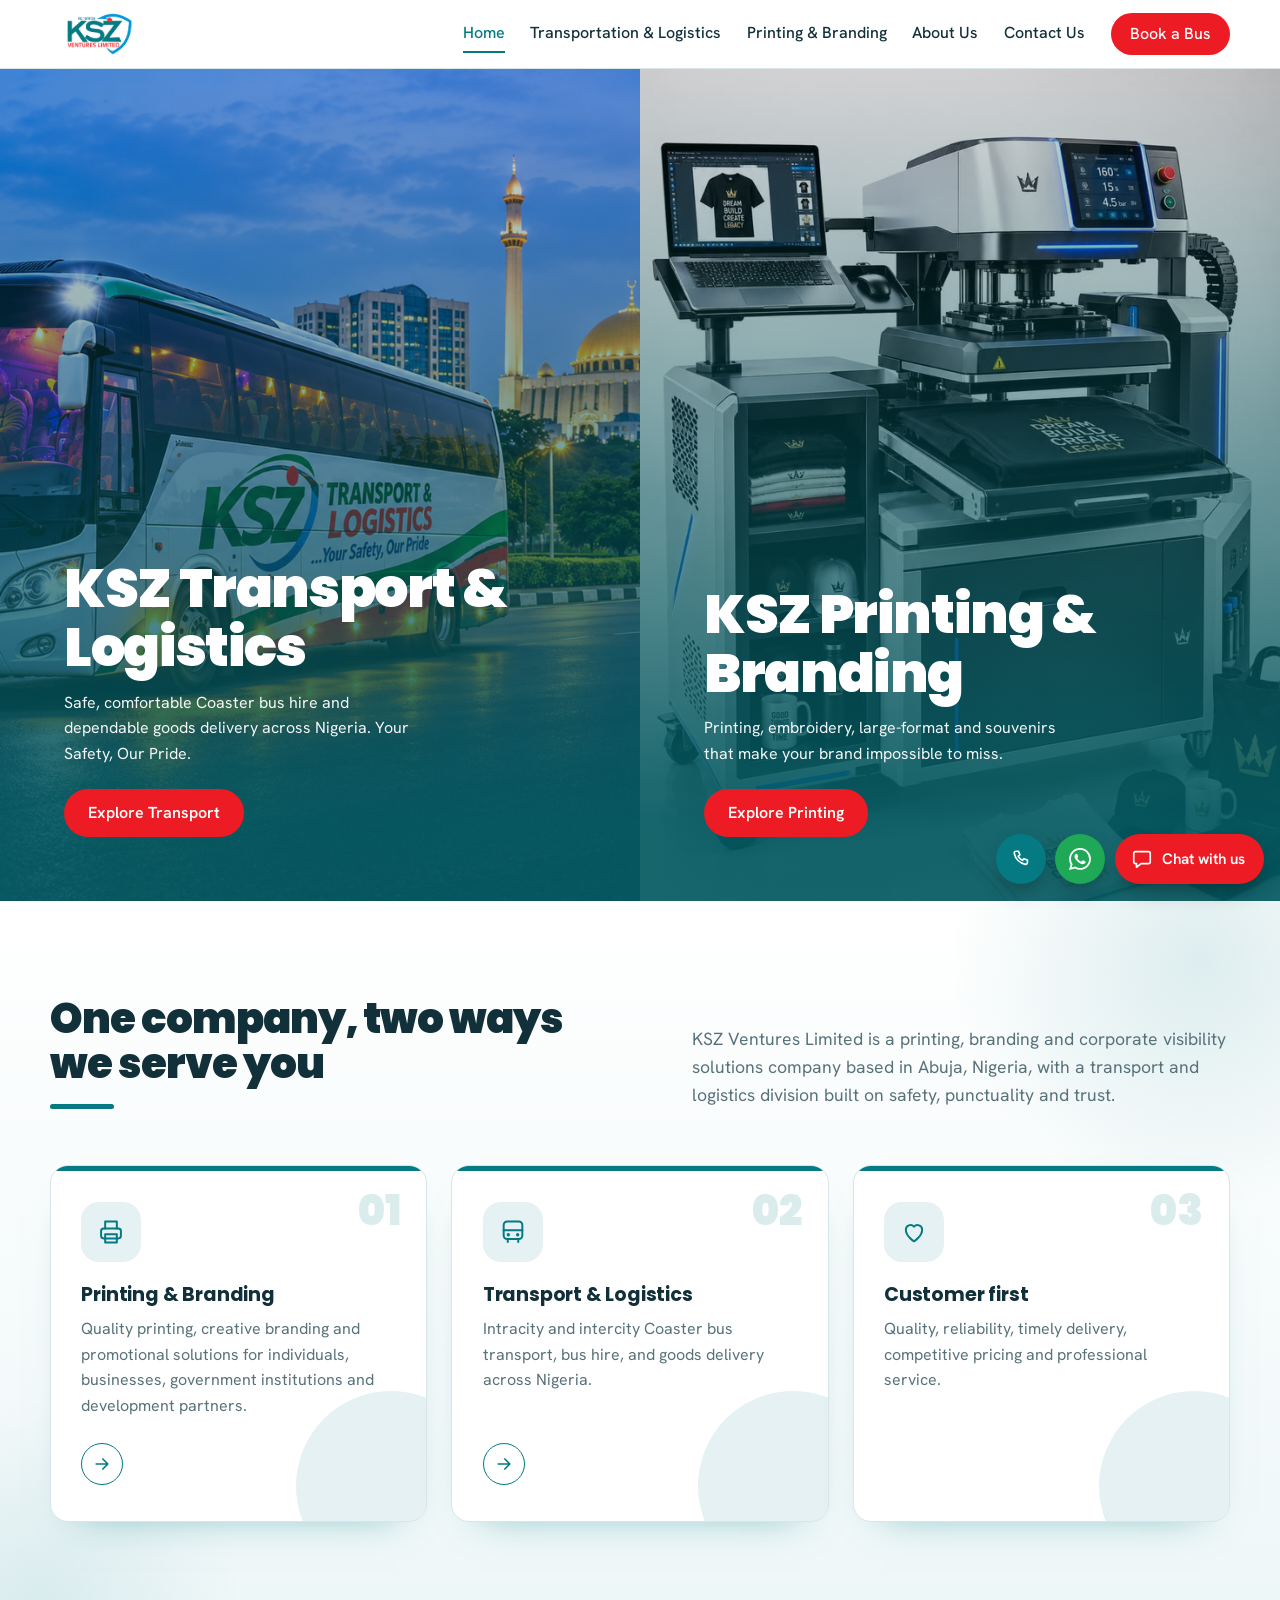
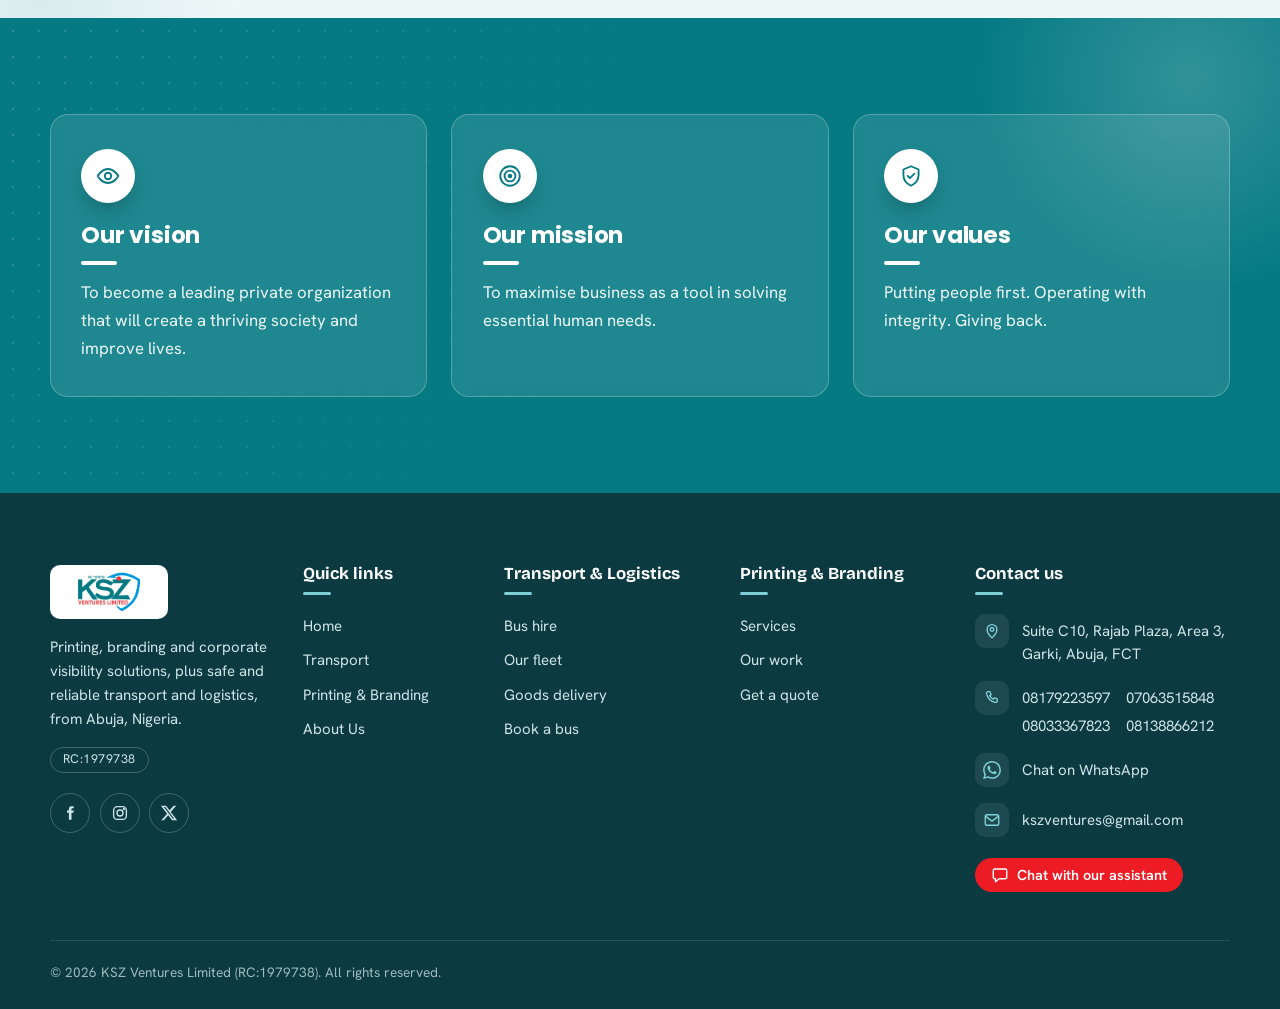
<file: index.html>
<!DOCTYPE html><html lang="en"><head><meta charset="utf-8"><meta name="viewport" content="width=device-width,initial-scale=1,viewport-fit=cover">
<title>KSZ Ventures Limited | Transport &amp; Logistics and Printing &amp; Branding, Abuja</title>
<meta name="description" content="KSZ Ventures Limited (RC:1979738), Abuja: Coaster bus hire, transport and logistics, plus printing, embroidery and branding."><link rel="stylesheet" href="css/style.css"></head>
<body data-page="home"><main>
<section class="split">
 <a class="pane t" href="transport.html" data-img="homeBus"><h1>KSZ Transport &amp; Logistics</h1><p>Safe, comfortable Coaster bus hire and dependable goods delivery across Nigeria. Your Safety, Our Pride.</p><span class="btn red">Explore Transport</span></a>
 <a class="pane p" href="printing.html" data-img="homePrint"><h1>KSZ Printing &amp; Branding</h1><p>Printing, embroidery, large-format and souvenirs that make your brand impossible to miss.</p><span class="btn red">Explore Printing</span></a>
</section>
<section class="sec about" id="about"><div class="wrap">
 <div class="about-head" data-reveal>
  <h2>One company, two ways we serve you</h2>
  <p class="lead">KSZ Ventures Limited is a printing, branding and corporate visibility solutions company based in Abuja, Nigeria, with a transport and logistics division built on safety, punctuality and trust.</p>
 </div>
 <div class="svc-grid">
  <a class="svc-card" href="printing.html" data-reveal>
   <span class="svc-no" aria-hidden="true">01</span>
   <span class="svc-ic" aria-hidden="true"><svg viewBox="0 0 24 24" fill="none" stroke="currentColor" stroke-width="1.7" stroke-linecap="round" stroke-linejoin="round"><path d="M7 9V3h10v6"/><rect x="3.5" y="9" width="17" height="8.5" rx="2.2"/><path d="M7 14h10v7H7z"/></svg></span>
   <h3>Printing &amp; Branding</h3>
   <p>Quality printing, creative branding and promotional solutions for individuals, businesses, government institutions and development partners.</p>
   <span class="svc-go" aria-hidden="true"><svg viewBox="0 0 24 24" fill="none" stroke="currentColor" stroke-width="2" stroke-linecap="round" stroke-linejoin="round"><path d="M5 12h14M13 6l6 6-6 6"/></svg></span>
  </a>
  <a class="svc-card" href="transport.html" style="--d:.12s" data-reveal>
   <span class="svc-no" aria-hidden="true">02</span>
   <span class="svc-ic" aria-hidden="true"><svg viewBox="0 0 24 24" fill="none" stroke="currentColor" stroke-width="1.7" stroke-linecap="round" stroke-linejoin="round"><rect x="4" y="3" width="16" height="15" rx="3"/><path d="M4 10.5h16M7.5 18v2.5M16.5 18v2.5"/><circle cx="8" cy="14.3" r=".6" fill="currentColor"/><circle cx="16" cy="14.3" r=".6" fill="currentColor"/></svg></span>
   <h3>Transport &amp; Logistics</h3>
   <p>Intracity and intercity Coaster bus transport, bus hire, and goods delivery across Nigeria.</p>
   <span class="svc-go" aria-hidden="true"><svg viewBox="0 0 24 24" fill="none" stroke="currentColor" stroke-width="2" stroke-linecap="round" stroke-linejoin="round"><path d="M5 12h14M13 6l6 6-6 6"/></svg></span>
  </a>
  <div class="svc-card" style="--d:.24s" data-reveal>
   <span class="svc-no" aria-hidden="true">03</span>
   <span class="svc-ic" aria-hidden="true"><svg viewBox="0 0 24 24" fill="none" stroke="currentColor" stroke-width="1.7" stroke-linecap="round" stroke-linejoin="round"><path d="M12 20s-7-4.4-7-10a4 4 0 0 1 7-2.6A4 4 0 0 1 19 10c0 5.6-7 10-7 10Z"/></svg></span>
   <h3>Customer first</h3>
   <p>Quality, reliability, timely delivery, competitive pricing and professional service.</p>
  </div>
 </div>
</div></section>
<section class="vmv"><div class="wrap vmv-grid">
 <div class="vmv-card" data-reveal>
  <span class="vmv-ic" aria-hidden="true"><svg viewBox="0 0 24 24" fill="none" stroke="currentColor" stroke-width="1.7" stroke-linecap="round" stroke-linejoin="round"><path d="M2.5 12S6 5.5 12 5.5 21.5 12 21.5 12 18 18.5 12 18.5 2.5 12 2.5 12Z"/><circle cx="12" cy="12" r="3"/></svg></span>
  <h3>Our vision</h3><p>To become a leading private organization that will create a thriving society and improve lives.</p>
 </div>
 <div class="vmv-card" style="--d:.12s" data-reveal>
  <span class="vmv-ic" aria-hidden="true"><svg viewBox="0 0 24 24" fill="none" stroke="currentColor" stroke-width="1.7" stroke-linecap="round" stroke-linejoin="round"><circle cx="12" cy="12" r="9"/><circle cx="12" cy="12" r="5"/><circle cx="12" cy="12" r="1.2" fill="currentColor"/></svg></span>
  <h3>Our mission</h3><p>To maximise business as a tool in solving essential human needs.</p>
 </div>
 <div class="vmv-card" style="--d:.24s" data-reveal>
  <span class="vmv-ic" aria-hidden="true"><svg viewBox="0 0 24 24" fill="none" stroke="currentColor" stroke-width="1.7" stroke-linecap="round" stroke-linejoin="round"><path d="M12 3l7 3v5c0 4.5-3 8-7 10-4-2-7-5.5-7-10V6l7-3Z"/><path d="m9 12 2 2 4-4"/></svg></span>
  <h3>Our values</h3><p>Putting people first. Operating with integrity. Giving back.</p>
 </div>
</div></section></main>
<script src="js/config.js"></script><script src="js/main.js"></script></body></html>
</file>
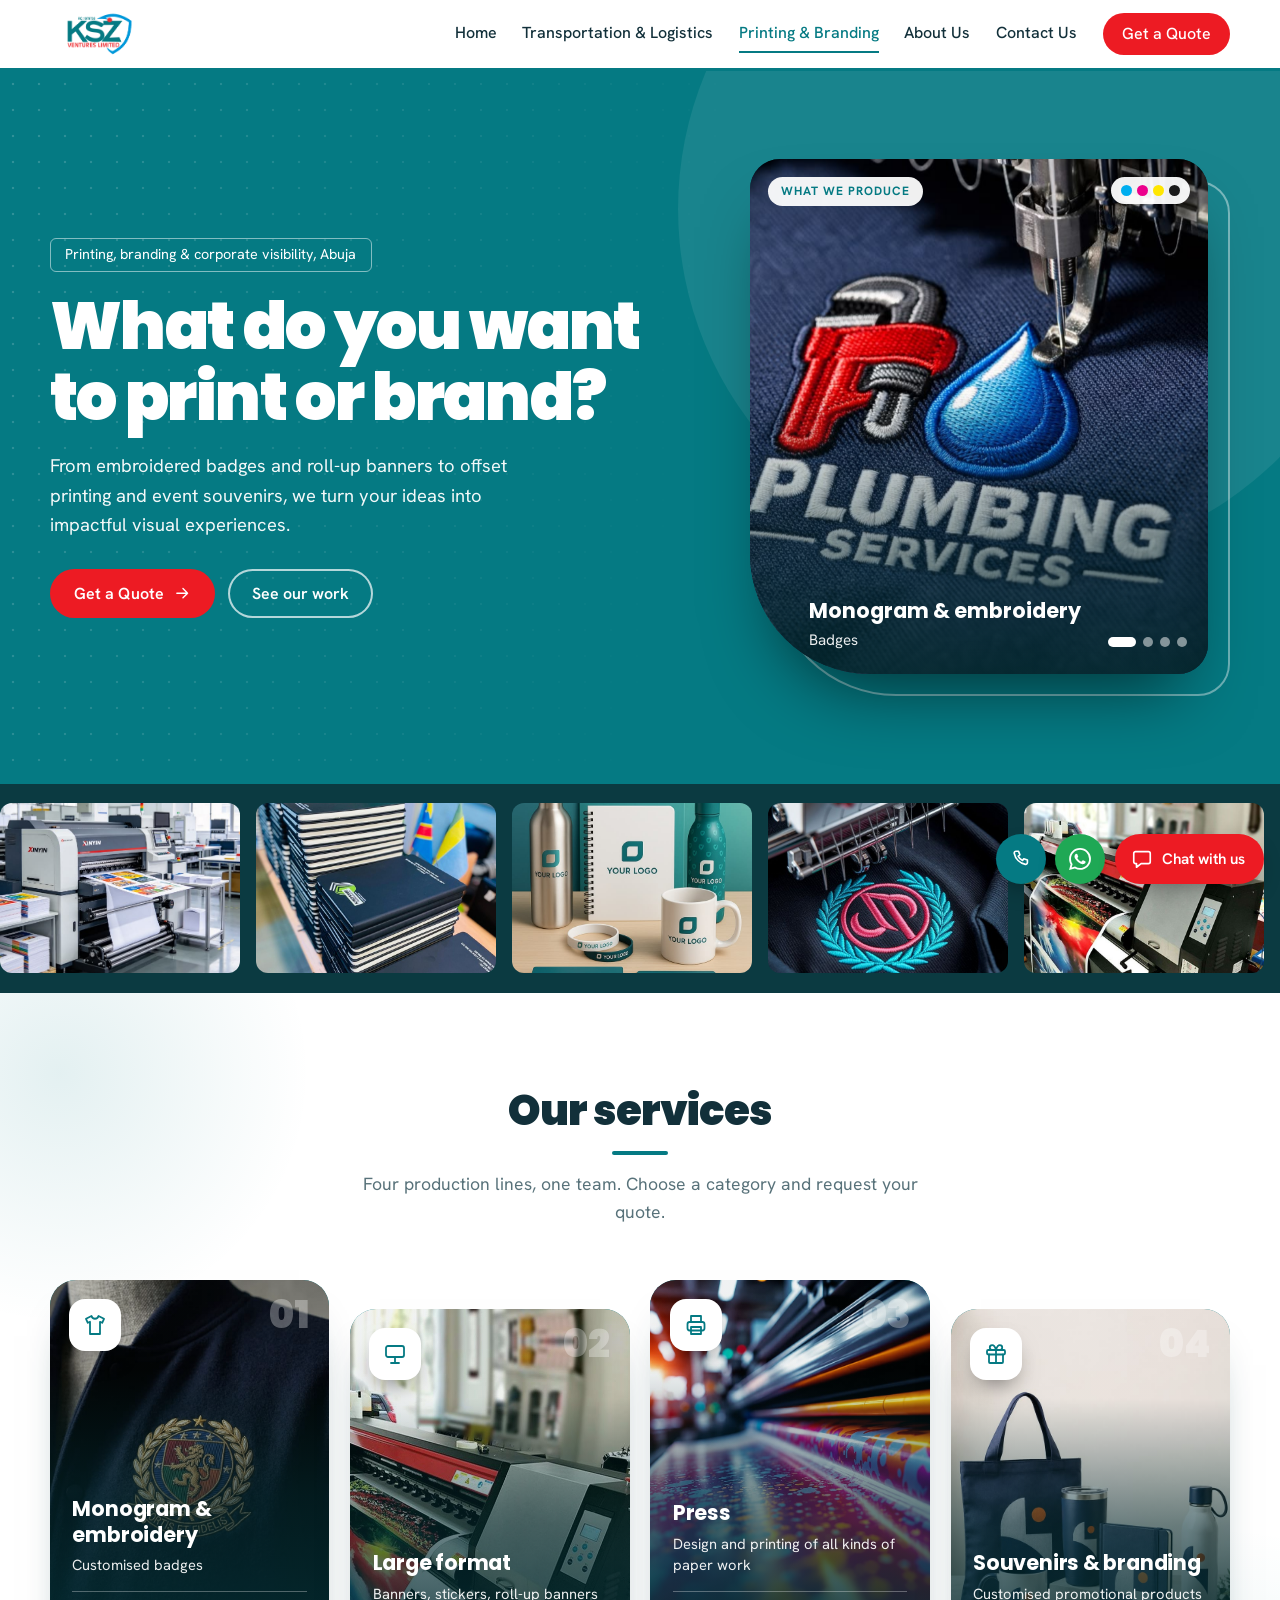
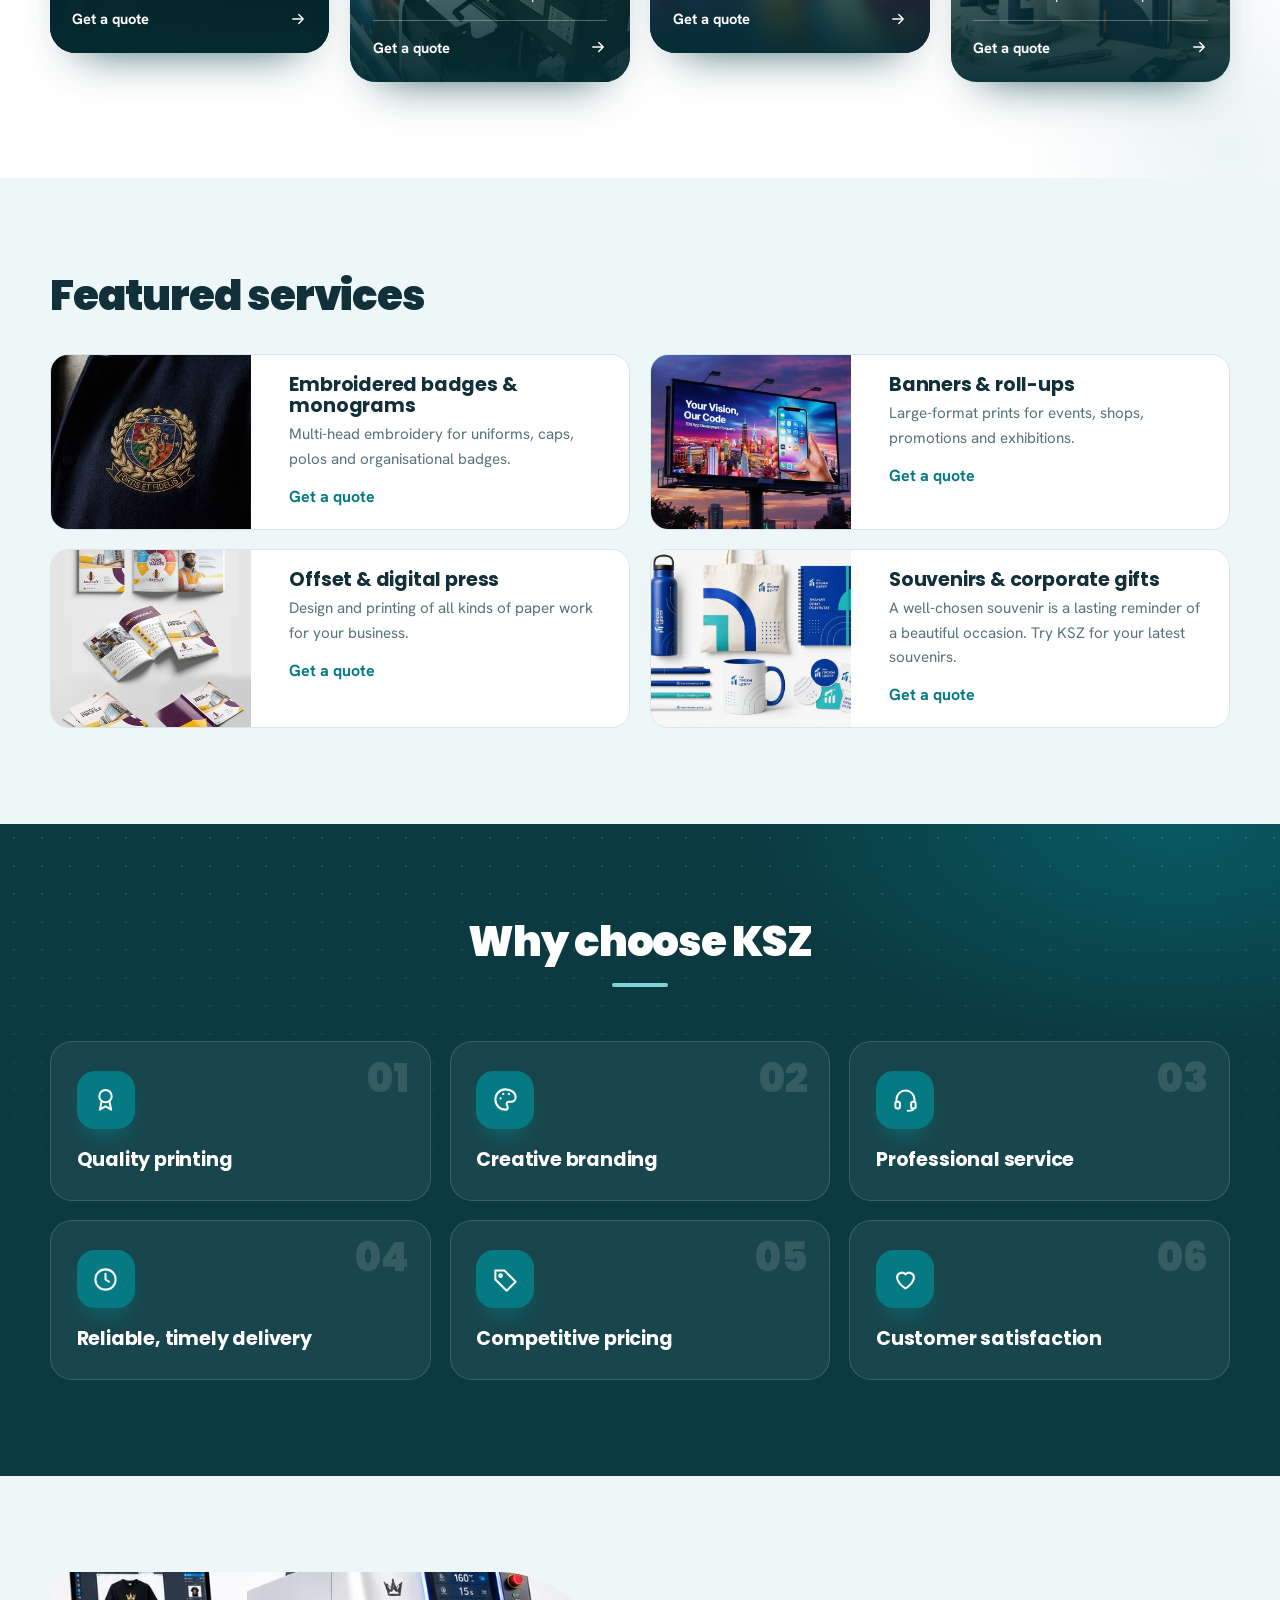
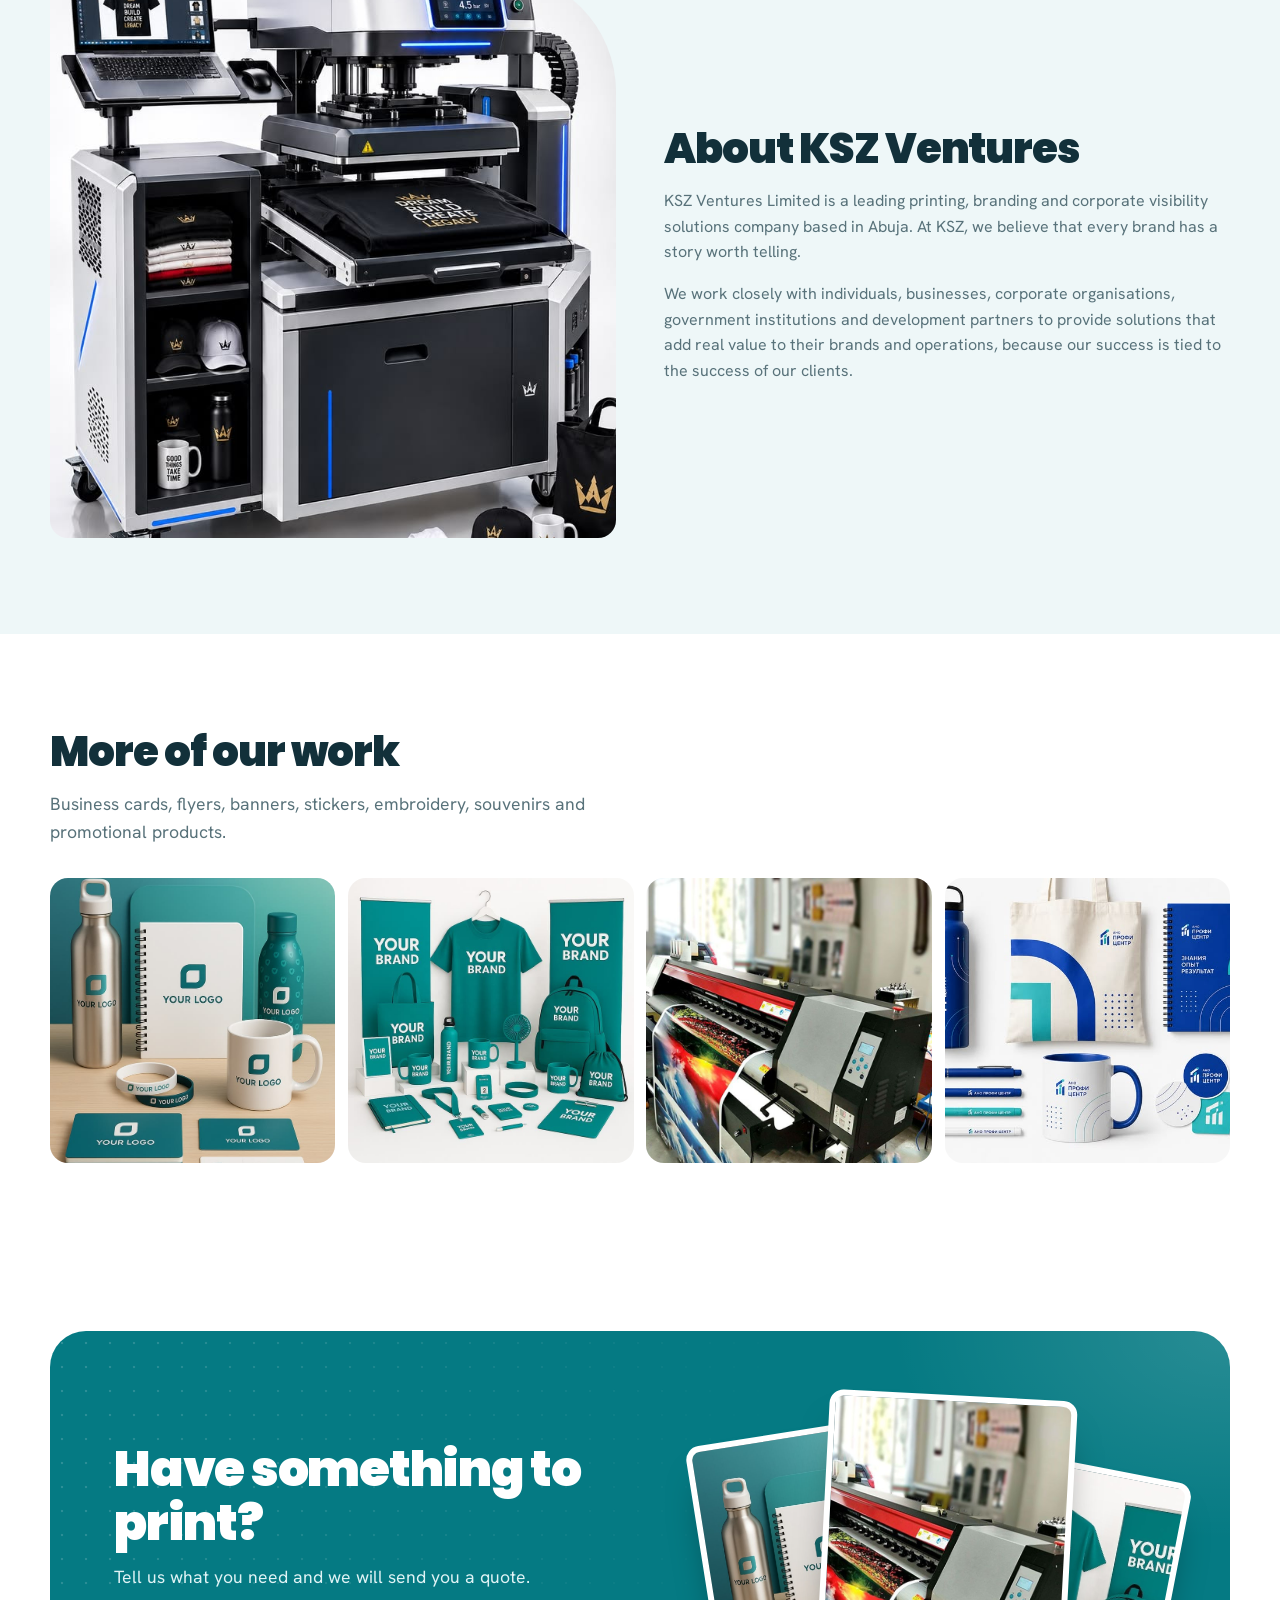
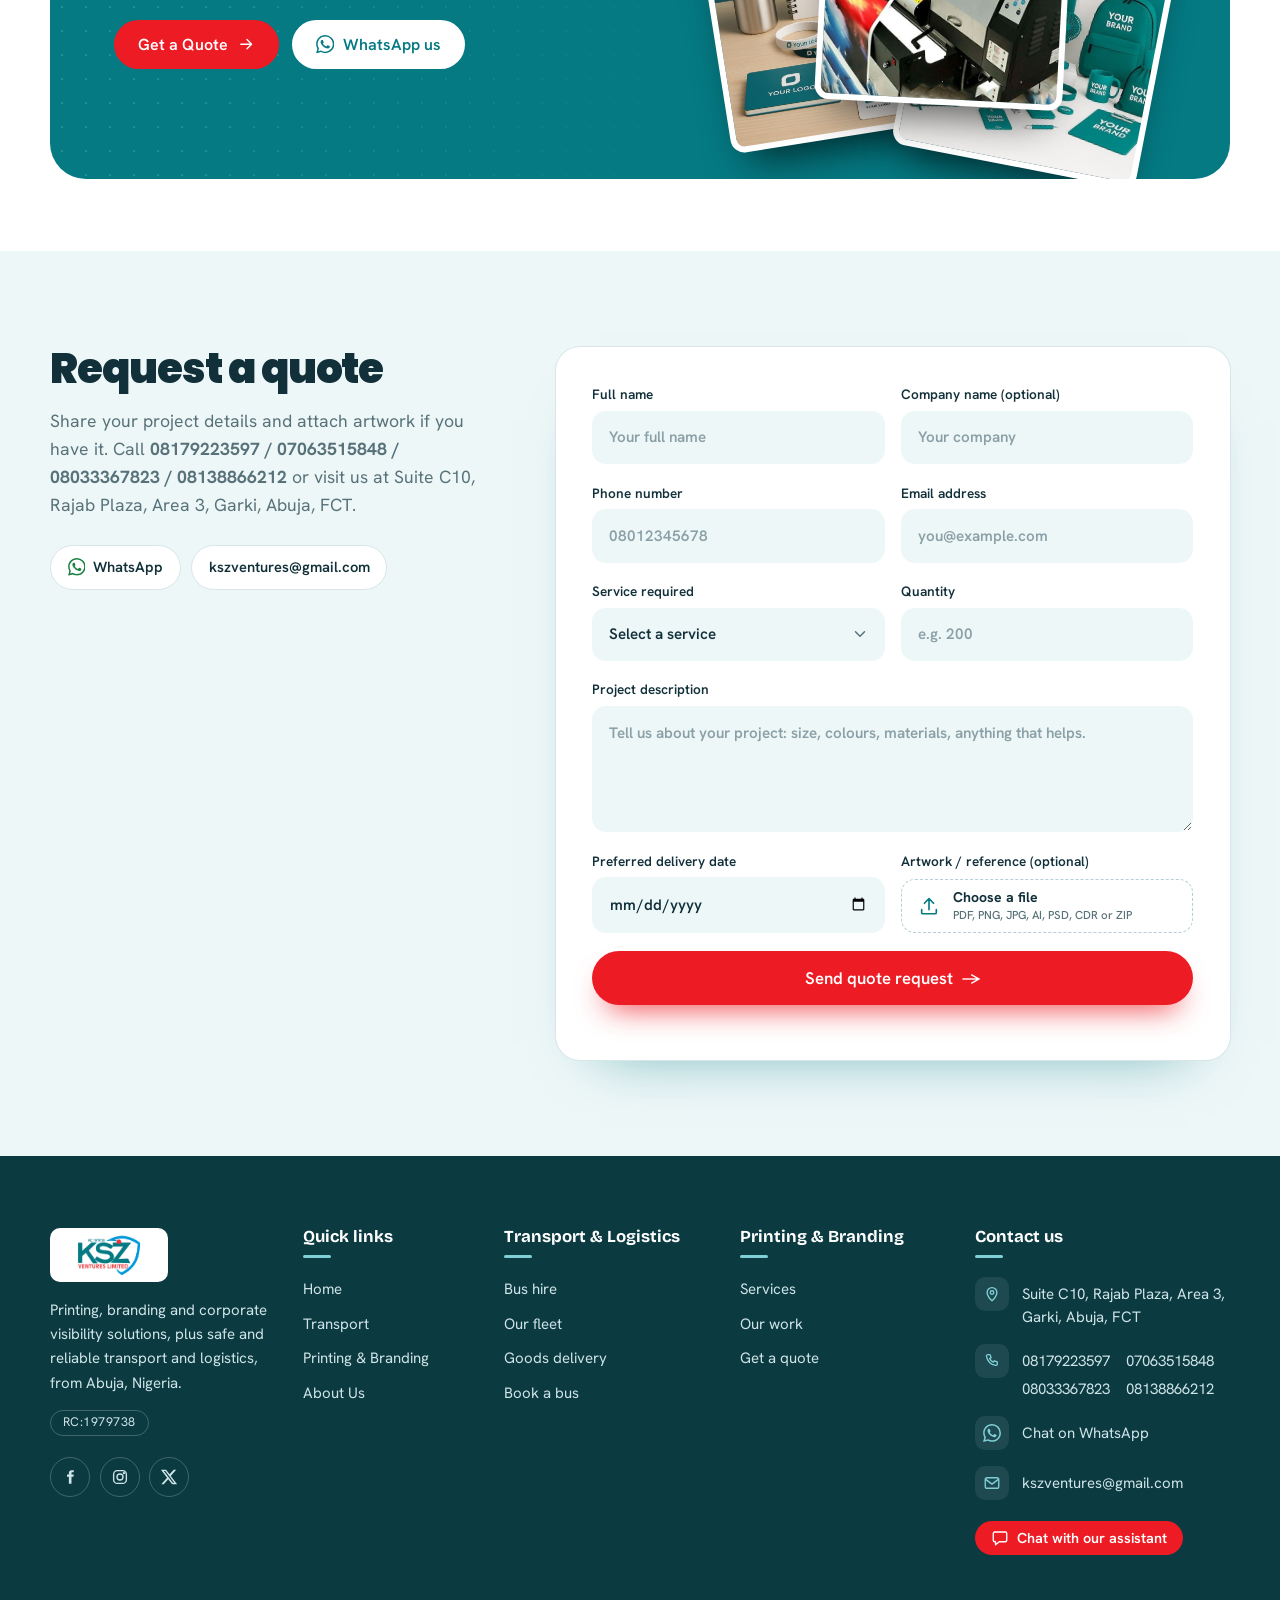
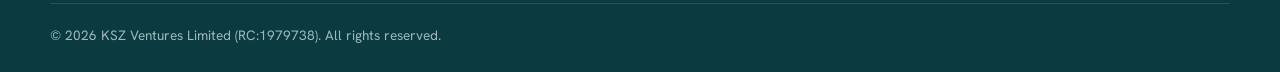
<file: printing.html>
<!DOCTYPE html><html lang="en"><head><meta charset="utf-8"><meta name="viewport" content="width=device-width,initial-scale=1,viewport-fit=cover">
<title>KSZ Printing &amp; Branding | Printing, Embroidery &amp; Souvenirs in Abuja</title>
<meta name="description" content="Printing, branding and corporate visibility solutions in Abuja: embroidery, large-format printing, offset press and souvenirs. Get a quote from KSZ Ventures Limited.">
<link rel="stylesheet" href="css/style.css"><link rel="stylesheet" href="css/printing.css"></head>
<body data-page="printing">
<svg class="sprite" width="0" height="0" aria-hidden="true" focusable="false"><defs>
<symbol id="i-arrow" viewBox="0 0 24 24"><path d="M5 12h14M13 6l6 6-6 6"/></symbol>
<symbol id="i-shirt" viewBox="0 0 24 24"><path d="M8.5 3 3 5.8l1.8 4 2.2-1V21h10V8.8l2.2 1 1.8-4L15.5 3a3.6 3.6 0 0 1-7 0Z"/></symbol>
<symbol id="i-sign" viewBox="0 0 24 24"><rect x="3" y="4" width="18" height="11" rx="2"/><path d="M12 15v6M8 21h8"/></symbol>
<symbol id="i-printer" viewBox="0 0 24 24"><path d="M7 9V3h10v6"/><rect x="3.5" y="9" width="17" height="8.5" rx="2.2"/><path d="M7 14h10v7H7z"/></symbol>
<symbol id="i-gift" viewBox="0 0 24 24"><rect x="3" y="8" width="18" height="4.5" rx="1.2"/><path d="M12 8v13M5 12.5V20a1 1 0 0 0 1 1h12a1 1 0 0 0 1-1v-7.5M8.2 8a2.4 2.4 0 1 1 0-4.8C10.6 3.2 12 8 12 8s1.4-4.8 3.8-4.8a2.4 2.4 0 1 1 0 4.8"/></symbol>
<symbol id="i-award" viewBox="0 0 24 24"><circle cx="12" cy="9" r="5.5"/><path d="m8.6 13.4-1.6 7.6 5-3 5 3-1.6-7.6"/></symbol>
<symbol id="i-palette" viewBox="0 0 24 24"><path d="M12 3a9 9 0 1 0 0 18c1.4 0 2-1 2-2 0-1.5-1-1.7-1-3 0-1.2.9-2 2.2-2H17a4 4 0 0 0 4-4c0-3.9-4-7-9-7Z"/><circle cx="7.6" cy="11" r="1" fill="currentColor" stroke="none"/><circle cx="10" cy="7" r="1" fill="currentColor" stroke="none"/><circle cx="15" cy="7" r="1" fill="currentColor" stroke="none"/></symbol>
<symbol id="i-headset" viewBox="0 0 24 24"><path d="M4 14v-2a8 8 0 0 1 16 0v2"/><rect x="3" y="14" width="4" height="6" rx="1.5"/><rect x="17" y="14" width="4" height="6" rx="1.5"/><path d="M19 20c0 1.5-2 2-5 2"/></symbol>
<symbol id="i-clock" viewBox="0 0 24 24"><circle cx="12" cy="12" r="9"/><path d="M12 7v5l3.2 2"/></symbol>
<symbol id="i-tag" viewBox="0 0 24 24"><path d="M3 12V4h8l10 10-8 8L3 12Z"/><circle cx="7.6" cy="8.6" r="1.2"/></symbol>
<symbol id="i-heart" viewBox="0 0 24 24"><path d="M12 20s-7.5-4.6-7.5-10.2A4.3 4.3 0 0 1 12 7.4a4.3 4.3 0 0 1 7.5 2.4C19.5 15.4 12 20 12 20Z"/></symbol>
<symbol id="i-upload" viewBox="0 0 24 24"><path d="M12 16V4M7 9l5-5 5 5M4 16v3a1.5 1.5 0 0 0 1.5 1.5h13A1.5 1.5 0 0 0 20 19v-3"/></symbol>
<symbol id="i-mail" viewBox="0 0 24 24"><rect x="3" y="5" width="18" height="14" rx="2.5"/><path d="m4 7.5 8 6 8-6"/></symbol>
<symbol id="i-wa" viewBox="0 0 24 24"><path fill="currentColor" stroke="none" d="M17.472 14.382c-.297-.149-1.758-.867-2.03-.967-.273-.099-.471-.148-.67.15-.197.297-.767.966-.94 1.164-.173.199-.347.223-.644.075-.297-.15-1.255-.463-2.39-1.475-.883-.788-1.48-1.761-1.653-2.059-.173-.297-.018-.458.13-.606.134-.133.298-.347.446-.52.149-.174.198-.298.298-.497.099-.198.05-.371-.025-.52-.075-.149-.669-1.612-.916-2.207-.242-.579-.487-.5-.669-.51-.173-.008-.371-.01-.57-.01-.198 0-.52.074-.792.372-.272.297-1.04 1.016-1.04 2.479 0 1.462 1.065 2.875 1.213 3.074.149.198 2.096 3.2 5.077 4.487.709.306 1.262.489 1.694.625.712.227 1.36.195 1.871.118.571-.085 1.758-.719 2.006-1.413.248-.694.248-1.289.173-1.413-.074-.124-.272-.198-.57-.347m-5.421 7.403h-.004a9.87 9.87 0 01-5.031-1.378l-.361-.214-3.741.982.998-3.648-.235-.374a9.86 9.86 0 01-1.51-5.26c.001-5.45 4.436-9.884 9.888-9.884 2.64 0 5.122 1.03 6.988 2.898a9.825 9.825 0 012.893 6.994c-.003 5.45-4.437 9.884-9.885 9.884m8.413-18.297A11.815 11.815 0 0012.05 0C5.495 0 .16 5.335.157 11.892c0 2.096.547 4.142 1.588 5.945L.057 24l6.305-1.654a11.882 11.882 0 005.683 1.448h.005c6.554 0 11.89-5.335 11.893-11.893a11.821 11.821 0 00-3.48-8.413Z"/></symbol>
</defs></svg>
<main>
<section class="hero-p"><div class="wrap"><div class="hero-copy"><span class="eyebrow">Printing, branding &amp; corporate visibility, Abuja</span>
 <h1>What do you want to print or brand?</h1><p>From embroidered badges and roll-up banners to offset printing and event souvenirs, we turn your ideas into impactful visual experiences.</p>
 <div class="btns"><a class="btn red ic-btn" href="#quote">Get a Quote<svg class="i"><use href="#i-arrow"/></svg></a><a class="btn wh-o" href="#work">See our work</a></div></div>
 <div class="show" id="show" role="group" aria-roledescription="carousel" aria-label="What we produce"><div class="show-frame">
  <figure class="slide on"><img class="img" data-img="embroidery" alt="Embroidered badges and monograms"><figcaption><b>Monogram &amp; embroidery</b><span>Badges</span></figcaption></figure>
  <figure class="slide" aria-hidden="true"><img class="img" data-img="banner" alt="Large-format banners and stickers"><figcaption><b>Large-format printing</b><span>Banners, stickers, roll-up</span></figcaption></figure>
  <figure class="slide" aria-hidden="true"><img class="img" data-img="machine" alt="Offset press printing"><figcaption><b>Press &amp; offset printing</b><span>All kinds of paper work</span></figcaption></figure>
  <figure class="slide" aria-hidden="true"><img class="img" data-img="souvenirs" alt="Souvenirs and promotional products"><figcaption><b>Souvenirs &amp; branding</b><span>Promotional products</span></figcaption></figure>
  <span class="show-tag">What we produce</span><span class="cmyk" aria-hidden="true"><i></i><i></i><i></i><i></i></span>
  <div class="dots"><button type="button" aria-label="Show Monogram and embroidery" aria-current="true"></button><button type="button" aria-label="Show Large-format printing"></button><button type="button" aria-label="Show Press and offset printing"></button><button type="button" aria-label="Show Souvenirs and branding"></button></div>
 </div></div></div></section>

<section class="marq" id="work" aria-label="Production gallery"><div class="track" id="track"></div></section>

<section class="sec cat-sec" id="catalogue"><div class="wrap"><div class="center" data-reveal><h2>Our services</h2><p class="lead">Four production lines, one team. Choose a category and request your quote.</p></div>
 <div class="cat">
 <a class="cc" href="#quote" data-service="Monogram / embroidery (badges)" data-reveal><span class="cc-bg" data-img="badges"></span><span class="cc-no" aria-hidden="true">01</span><span class="cc-ic" aria-hidden="true"><svg class="i"><use href="#i-shirt"/></svg></span><span class="cc-body"><h3>Monogram &amp; embroidery</h3><small>Customised badges</small><span class="cc-go">Get a quote<svg class="i"><use href="#i-arrow"/></svg></span></span></a>
 <a class="cc" href="#quote" data-service="Large format: banners" style="--d:.1s" data-reveal><span class="cc-bg" data-img="banner"></span><span class="cc-no" aria-hidden="true">02</span><span class="cc-ic" aria-hidden="true"><svg class="i"><use href="#i-sign"/></svg></span><span class="cc-body"><h3>Large format</h3><small>Banners, stickers, roll-up banners</small><span class="cc-go">Get a quote<svg class="i"><use href="#i-arrow"/></svg></span></span></a>
 <a class="cc" href="#quote" data-service="Press / offset printing (paper work)" style="--d:.2s" data-reveal><span class="cc-bg" data-img="paper"></span><span class="cc-no" aria-hidden="true">03</span><span class="cc-ic" aria-hidden="true"><svg class="i"><use href="#i-printer"/></svg></span><span class="cc-body"><h3>Press</h3><small>Design and printing of all kinds of paper work</small><span class="cc-go">Get a quote<svg class="i"><use href="#i-arrow"/></svg></span></span></a>
 <a class="cc" href="#quote" data-service="Souvenirs and branding" style="--d:.3s" data-reveal><span class="cc-bg" data-img="souvenirs"></span><span class="cc-no" aria-hidden="true">04</span><span class="cc-ic" aria-hidden="true"><svg class="i"><use href="#i-gift"/></svg></span><span class="cc-body"><h3>Souvenirs &amp; branding</h3><small>Customised promotional products</small><span class="cc-go">Get a quote<svg class="i"><use href="#i-arrow"/></svg></span></span></a></div></div></section>

<section class="sec soft"><div class="wrap"><h2>Featured services</h2>
 <div class="feat">
 <div class="fi"><div class="img" data-img="badges"></div><div><h3>Embroidered badges &amp; monograms</h3><p>Multi-head embroidery for uniforms, caps, polos and organisational badges.</p><a href="#quote" data-service="Monogram / embroidery (badges)">Get a quote</a></div></div>
 <div class="fi"><div class="img" data-img="rollup"></div><div><h3>Banners &amp; roll-ups</h3><p>Large-format prints for events, shops, promotions and exhibitions.</p><a href="#quote" data-service="Large format: banners">Get a quote</a></div></div>
 <div class="fi"><div class="img" data-img="press"></div><div><h3>Offset &amp; digital press</h3><p>Design and printing of all kinds of paper work for your business.</p><a href="#quote" data-service="Press / offset printing (paper work)">Get a quote</a></div></div>
 <div class="fi"><div class="img" data-img="gifts"></div><div><h3>Souvenirs &amp; corporate gifts</h3><p>A well-chosen souvenir is a lasting reminder of a beautiful occasion. Try KSZ for your latest souvenirs.</p><a href="#quote" data-service="Souvenirs and branding">Get a quote</a></div></div></div></div></section>

<section class="sec why-dark"><div class="wrap"><div class="center" data-reveal><h2>Why choose KSZ</h2></div>
 <div class="whyp">
 <div class="wy" data-reveal><span class="wy-n" aria-hidden="true">01</span><span class="wy-ic" aria-hidden="true"><svg class="i"><use href="#i-award"/></svg></span><h3>Quality printing</h3></div>
 <div class="wy" style="--d:.08s" data-reveal><span class="wy-n" aria-hidden="true">02</span><span class="wy-ic" aria-hidden="true"><svg class="i"><use href="#i-palette"/></svg></span><h3>Creative branding</h3></div>
 <div class="wy" style="--d:.16s" data-reveal><span class="wy-n" aria-hidden="true">03</span><span class="wy-ic" aria-hidden="true"><svg class="i"><use href="#i-headset"/></svg></span><h3>Professional service</h3></div>
 <div class="wy" data-reveal><span class="wy-n" aria-hidden="true">04</span><span class="wy-ic" aria-hidden="true"><svg class="i"><use href="#i-clock"/></svg></span><h3>Reliable, timely delivery</h3></div>
 <div class="wy" style="--d:.08s" data-reveal><span class="wy-n" aria-hidden="true">05</span><span class="wy-ic" aria-hidden="true"><svg class="i"><use href="#i-tag"/></svg></span><h3>Competitive pricing</h3></div>
 <div class="wy" style="--d:.16s" data-reveal><span class="wy-n" aria-hidden="true">06</span><span class="wy-ic" aria-hidden="true"><svg class="i"><use href="#i-heart"/></svg></span><h3>Customer satisfaction</h3></div></div></div></section>

<section class="sec soft"><div class="wrap about-p"><div class="img" data-img="printHero" role="img" aria-label="KSZ production floor"></div><div><h2>About KSZ Ventures</h2>
 <p>KSZ Ventures Limited is a leading printing, branding and corporate visibility solutions company based in Abuja. At KSZ, we believe that every brand has a story worth telling.</p>
 <p>We work closely with individuals, businesses, corporate organisations, government institutions and development partners to provide solutions that add real value to their brands and operations, because our success is tied to the success of our clients.</p></div></div></section>

<section class="sec"><div class="wrap"><h2>More of our work</h2><p class="lead">Business cards, flyers, banners, stickers, embroidery, souvenirs and promotional products.</p>
 <div class="mosaic"><div class="img" data-img="cards"></div><div class="img" data-img="stickers"></div><div class="img" data-img="banner"></div><div class="img" data-img="gifts"></div></div></div></section>

<section class="sec pcta"><div class="wrap"><div class="pcta-card" data-reveal>
 <div class="pcta-copy"><h2>Have something to print?</h2><p class="lead">Tell us what you need and we will send you a quote.</p>
  <div class="btns"><a class="btn red ic-btn" href="#quote">Get a Quote<svg class="i"><use href="#i-arrow"/></svg></a><a class="btn white ic-btn" href="#" data-wa="Hello KSZ Printing, I'd like a quote."><svg class="i"><use href="#i-wa"/></svg>WhatsApp us</a></div></div>
 <div class="pcta-art" aria-hidden="true"><span class="pr p1" data-img="cards"></span><span class="pr p2" data-img="banner"></span><span class="pr p3" data-img="stickers"></span></div>
</div></div></section>

<section class="sec soft" id="quote"><div class="wrap quote"><div class="q-info" data-reveal><h2>Request a quote</h2><p class="lead">Share your project details and attach artwork if you have it. Call <b data-phones></b> or visit us at <span data-address></span>.</p>
 <div class="q-links"><a class="q-chip wa" href="#" data-wa="Hello KSZ Printing, I'd like a quote."><svg class="i"><use href="#i-wa"/></svg>WhatsApp</a><a class="q-chip" href="#" data-email><svg class="i"><use href="#i-mail"/></svg>Email us</a></div></div>
 <form class="form" id="qform" action="php/printing-quote.php" method="post" enctype="multipart/form-data" data-ajax data-label="Send quote request" novalidate data-reveal style="--d:.1s">
 <label><span class="lb">Full name</span><input name="name" required autocomplete="name" placeholder="Your full name"></label><label><span class="lb">Company name (optional)</span><input name="company" autocomplete="organization" placeholder="Your company"></label>
 <label><span class="lb">Phone number</span><input name="phone" type="tel" required autocomplete="tel" placeholder="08012345678"></label><label><span class="lb">Email address</span><input name="email" type="email" required autocomplete="email" placeholder="you@example.com"></label>
 <label><span class="lb">Service required</span><select name="service" required><option value="">Select a service</option><option>Monogram / embroidery (badges)</option><option>Large format: banners</option><option>Large format: stickers</option><option>Large format: roll-up banners</option><option>Press / offset printing (paper work)</option><option>Souvenirs and branding</option><option>Customised promotional products</option><option>Other</option></select></label>
 <label><span class="lb">Quantity</span><input name="quantity" required placeholder="e.g. 200"></label>
 <label class="full"><span class="lb">Project description</span><textarea name="description" rows="4" required placeholder="Tell us about your project: size, colours, materials, anything that helps."></textarea></label>
 <label><span class="lb">Preferred delivery date</span><input name="date" type="date"></label>
 <label><span class="lb">Artwork / reference (optional)</span><span class="drop"><svg class="i"><use href="#i-upload"/></svg><span><b>Choose a file</b><small>PDF, PNG, JPG, AI, PSD, CDR or ZIP</small></span><input name="file" type="file" accept=".pdf,.png,.jpg,.jpeg,.ai,.psd,.cdr,.zip"></span></label>
 <input class="hp" name="website" tabindex="-1" autocomplete="off" aria-hidden="true"><input type="hidden" name="_t">
 <button class="btn red full" type="submit">Send quote request</button><p class="msg" role="status"></p></form></div></section>
</main>
<script src="js/config.js"></script><script src="js/main.js"></script><script src="js/forms.js"></script>
<script>(function(){var k=["machine","diaries","cards","embCustom","banner","jotter","stickers","embroidery","swag","souvenirs","billboard","gifts","promo","paper","rollupCorp","embProcess","bizFlyer","corpGifts","flyer","brochure","bottles","rollupGreen","badges","rollup","press"],t=document.getElementById("track");
t.innerHTML=k.concat(k).map(function(n){return '<img class="img" data-img="'+n+'" alt="KSZ printing and branding work">'}).join("");
document.querySelectorAll("#track [data-img]").forEach(function(el){var u=KSZ.IMAGES[el.dataset.img];el.loading="lazy";el.onerror=function(){el.removeAttribute("src");el.classList.add("img-fallback")};if(u)el.src=u;else el.classList.add("img-fallback")});
var sh=document.getElementById("show"),s=sh.querySelectorAll(".slide"),d=sh.querySelectorAll(".dots button"),i=0,tm,rm=matchMedia("(prefers-reduced-motion: reduce)").matches;
function go(n){s[i].classList.remove("on");s[i].setAttribute("aria-hidden","true");d[i].removeAttribute("aria-current");i=n;s[i].classList.add("on");s[i].removeAttribute("aria-hidden");d[i].setAttribute("aria-current","true")}
var hv=0,fv=0;function stop(){clearInterval(tm)}function play(){stop();if(!rm&&!hv&&!fv)tm=setInterval(function(){go((i+1)%s.length)},4200)}
d.forEach(function(b,n){b.addEventListener("click",function(){go(n);play()})});
sh.addEventListener("pointerenter",function(e){if(e.pointerType==="mouse"){hv=1;stop()}});sh.addEventListener("pointerleave",function(e){if(e.pointerType==="mouse"){hv=0;play()}});
sh.addEventListener("focusin",function(e){if(e.target.matches(":focus-visible")){fv=1;stop()}});sh.addEventListener("focusout",function(){fv=0;play()});play()})();</script></body></html>
</file>
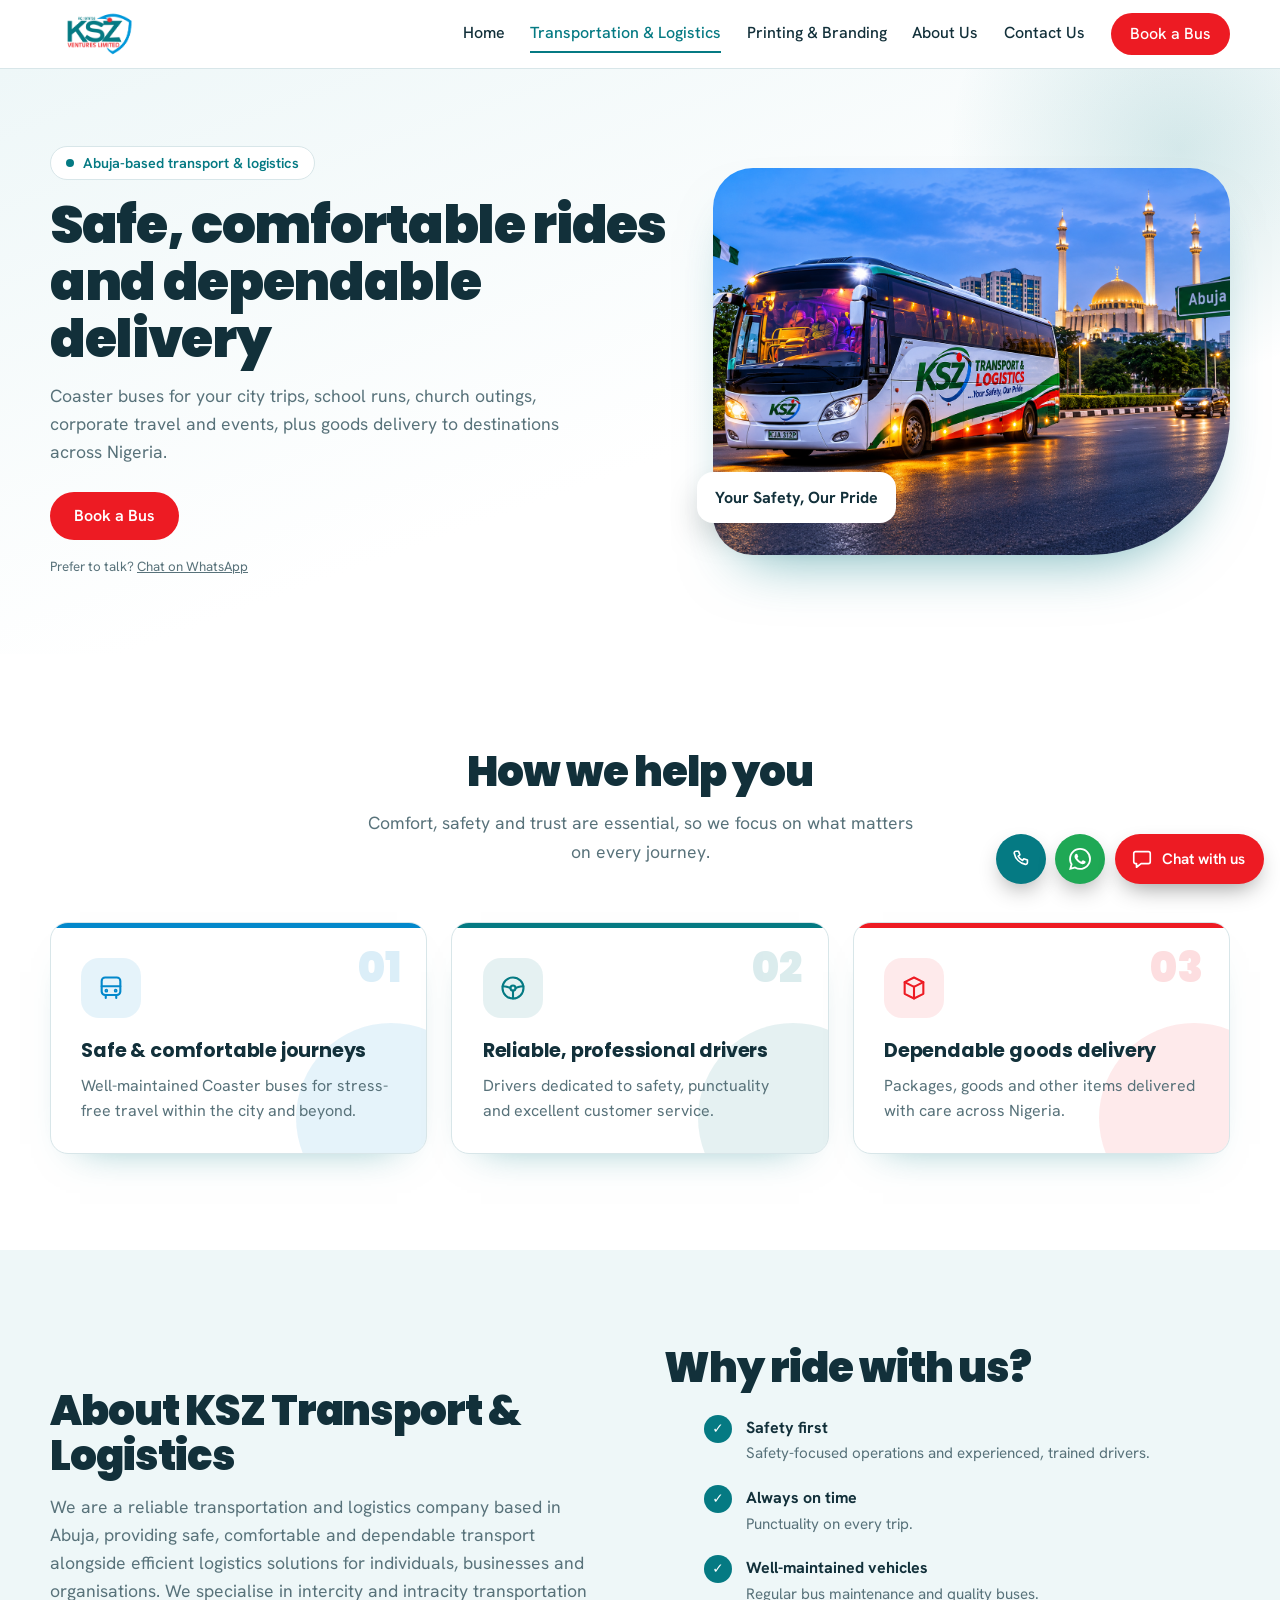
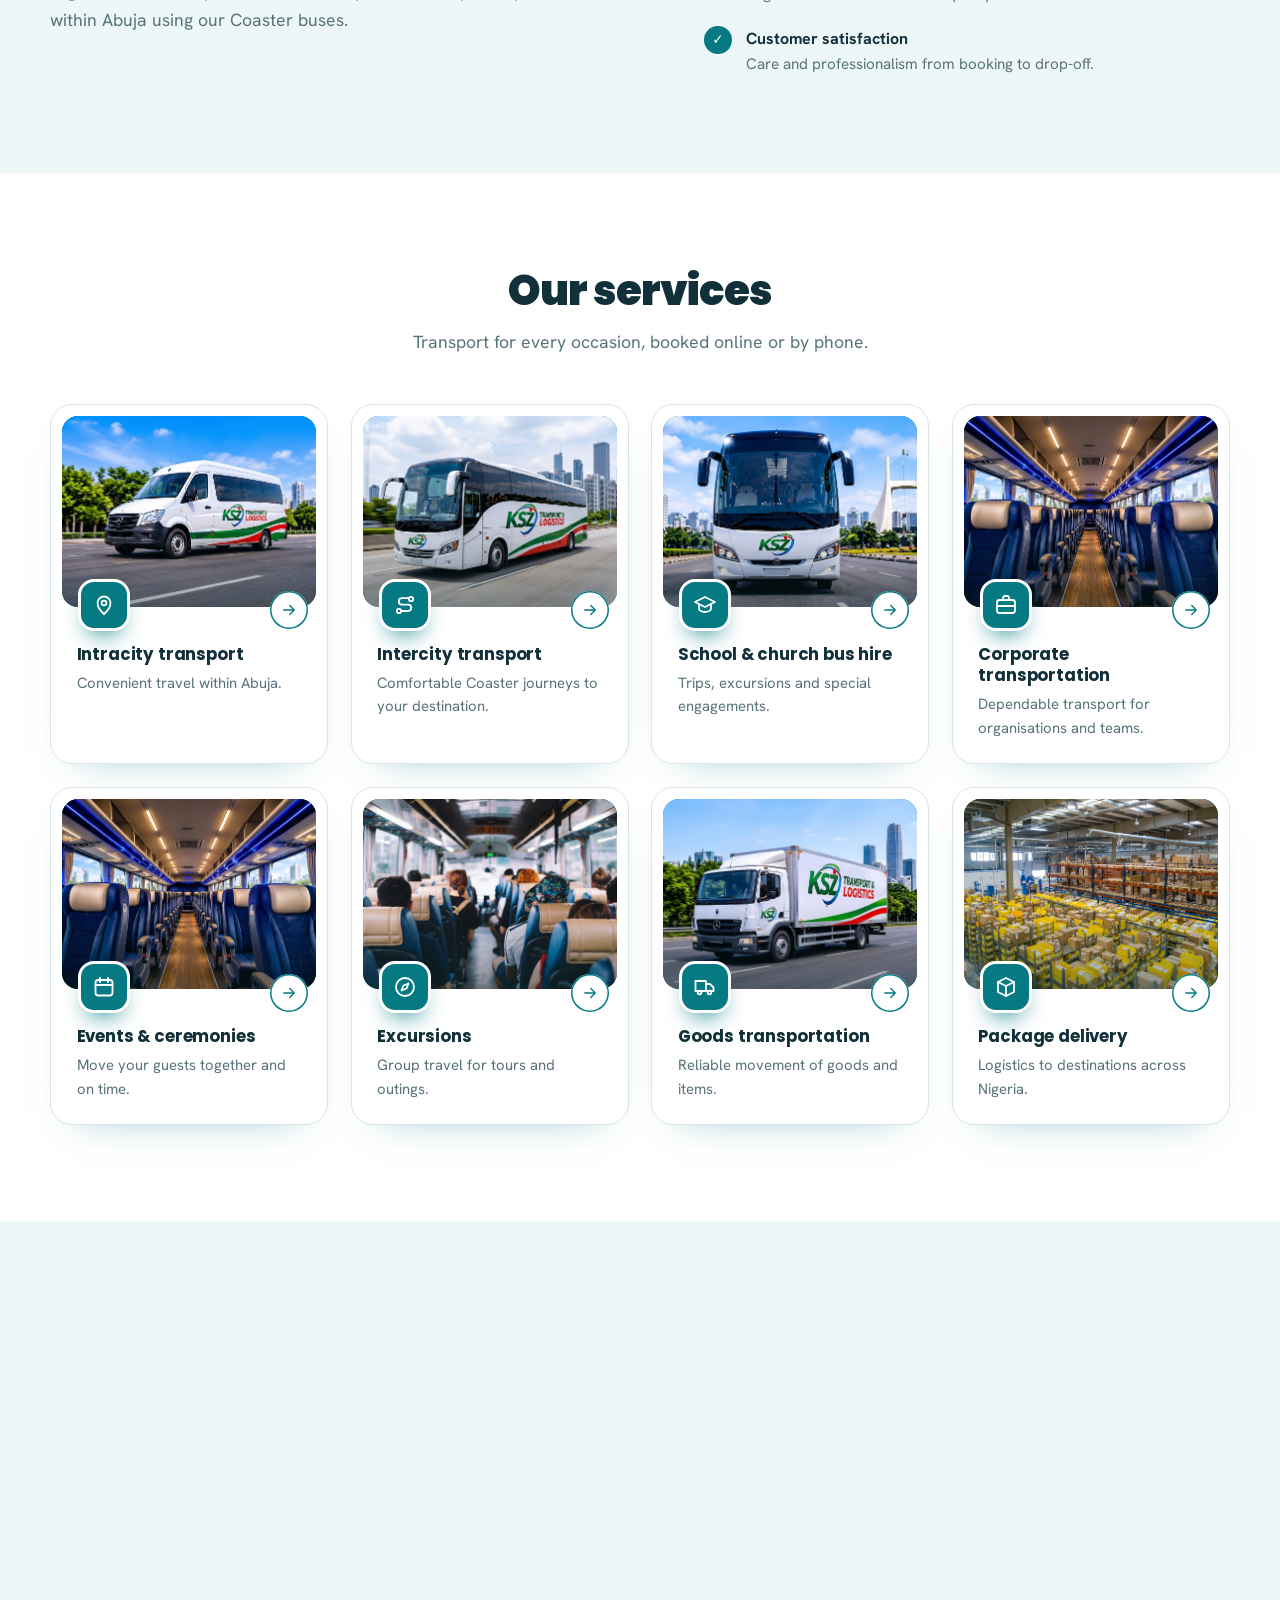
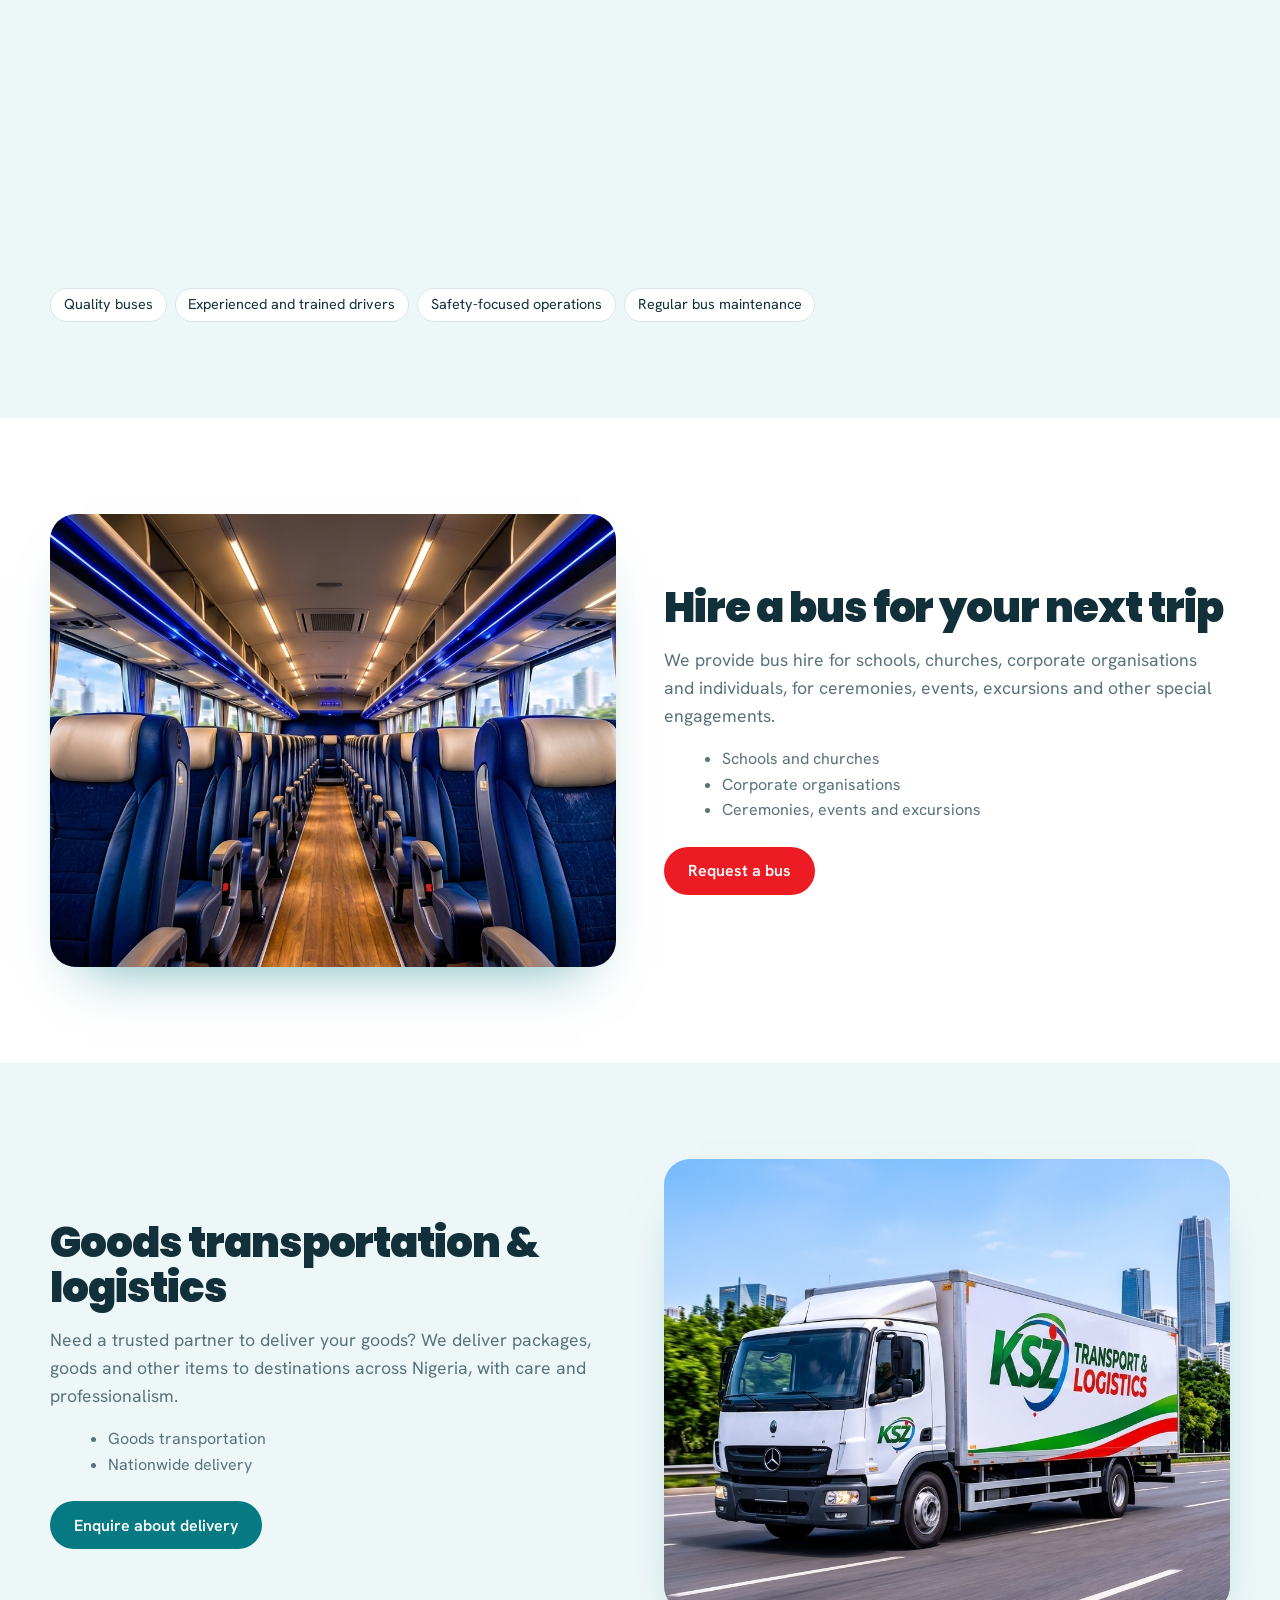
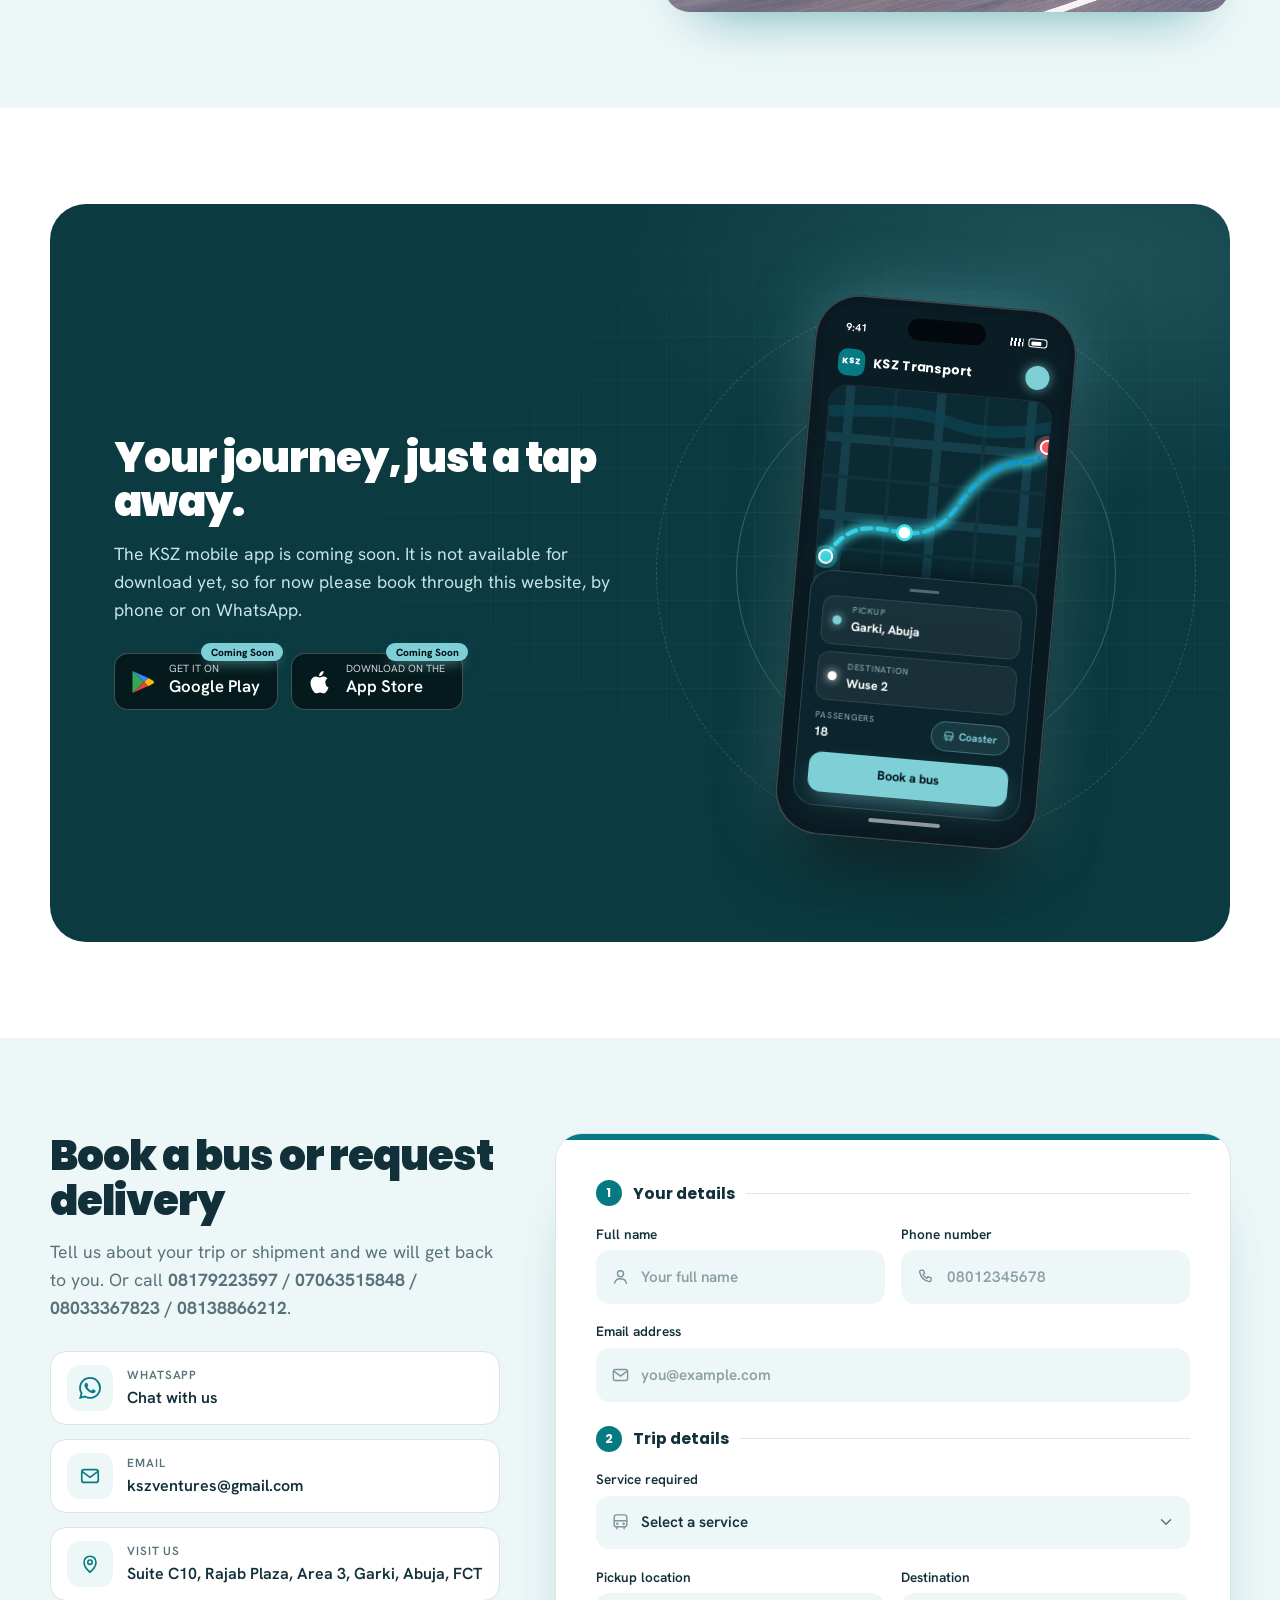
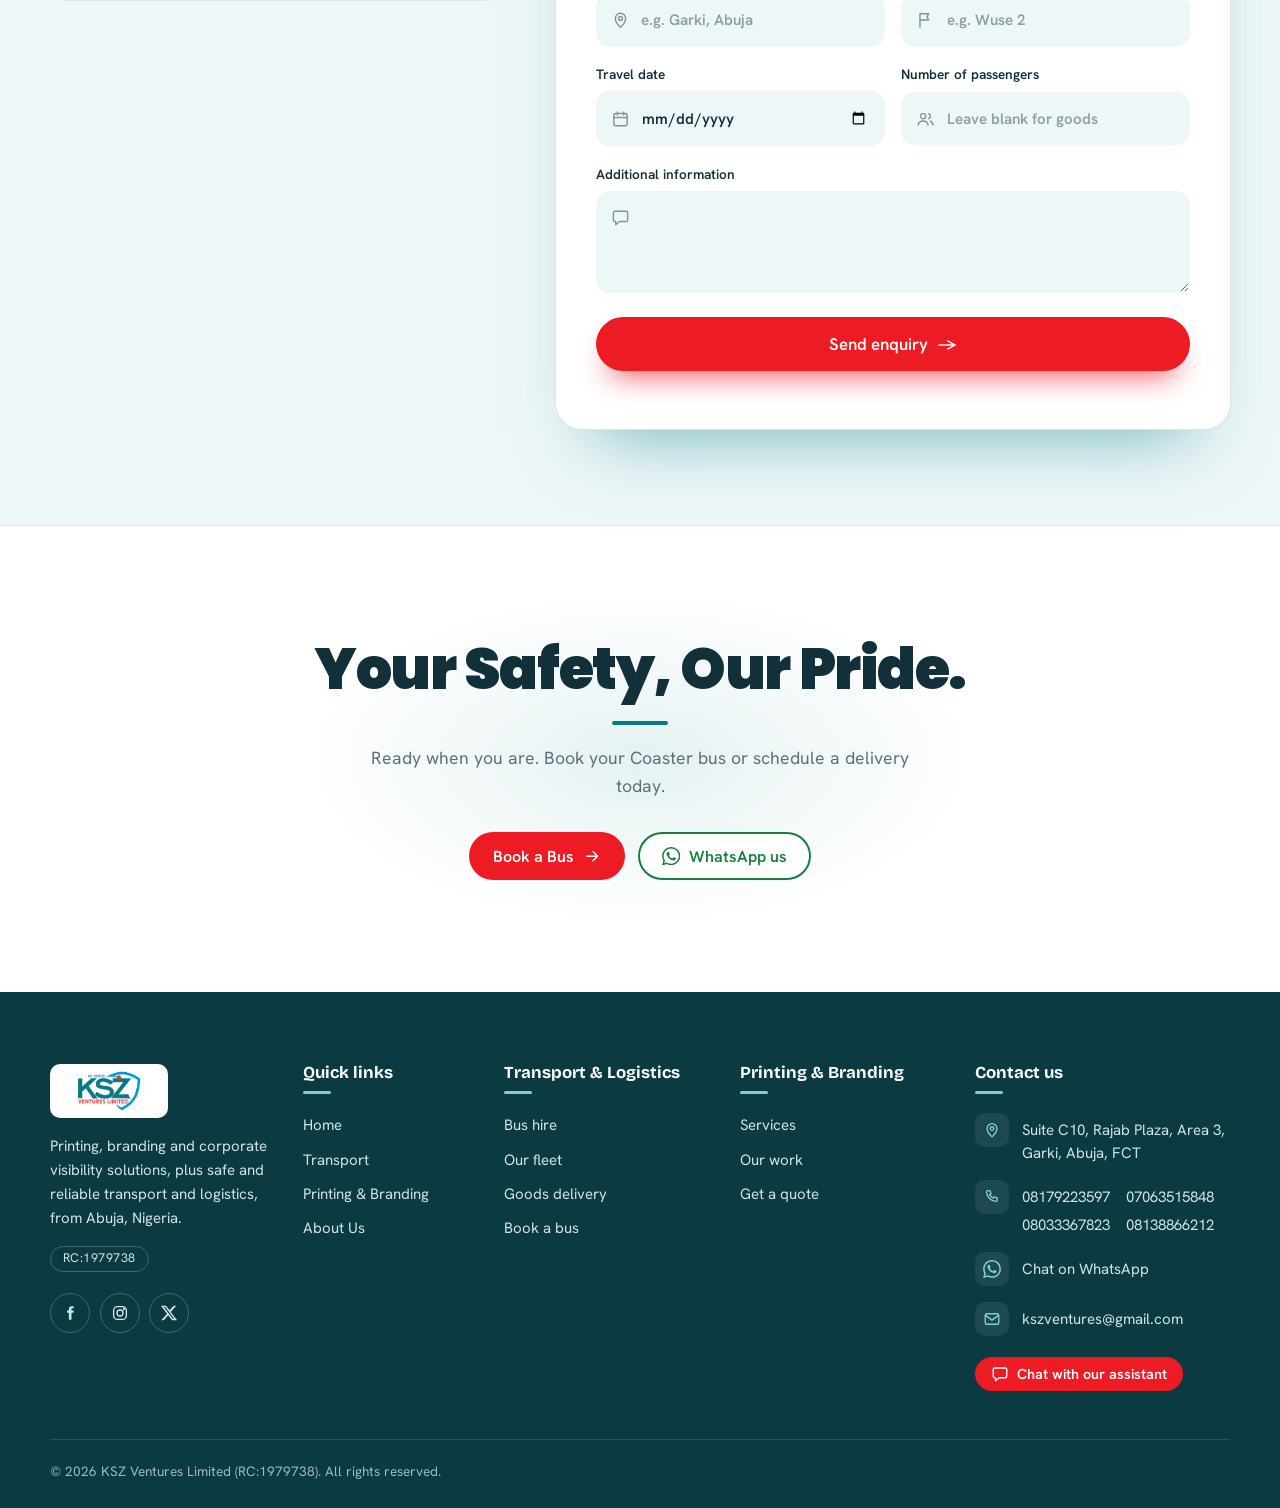
<file: transport.html>
<!DOCTYPE html><html lang="en"><head><meta charset="utf-8"><meta name="viewport" content="width=device-width,initial-scale=1,viewport-fit=cover">
<title>KSZ Transport &amp; Logistics | Coaster Bus Hire in Abuja</title>
<meta name="description" content="Safe Coaster bus hire, intracity and intercity transport and goods delivery across Nigeria. KSZ Transport &amp; Logistics: Your Safety, Our Pride.">
<link rel="stylesheet" href="css/style.css"><link rel="stylesheet" href="css/transport.css"></head>
<body data-page="transport">
<svg class="sprite" width="0" height="0" aria-hidden="true" focusable="false"><defs>
<symbol id="i-user" viewBox="0 0 24 24"><circle cx="12" cy="8" r="3.8"/><path d="M4.5 20c.7-3.8 3.6-5.8 7.5-5.8s6.8 2 7.5 5.8"/></symbol>
<symbol id="i-phone" viewBox="0 0 24 24"><path d="M6.6 3.5h2.7l1.5 4-1.9 1.3a10.5 10.5 0 0 0 4.8 4.8l1.3-1.9 4 1.5v2.7a2 2 0 0 1-2.2 2A15.6 15.6 0 0 1 4.6 5.7a2 2 0 0 1 2-2.2Z"/></symbol>
<symbol id="i-mail" viewBox="0 0 24 24"><rect x="3" y="5" width="18" height="14" rx="2.5"/><path d="m4 7.5 8 6 8-6"/></symbol>
<symbol id="i-bus" viewBox="0 0 24 24"><rect x="4" y="3" width="16" height="15" rx="3"/><path d="M4 10.5h16M7.5 18v2.5M16.5 18v2.5"/><circle cx="8" cy="14.3" r=".7"/><circle cx="16" cy="14.3" r=".7"/></symbol>
<symbol id="i-pin" viewBox="0 0 24 24"><path d="M12 21s6.5-5.6 6.5-11a6.5 6.5 0 1 0-13 0c0 5.4 6.5 11 6.5 11Z"/><circle cx="12" cy="10" r="2.4"/></symbol>
<symbol id="i-flag" viewBox="0 0 24 24"><path d="M5 21V4M5 4h11l-2 4 2 4H5"/></symbol>
<symbol id="i-cal" viewBox="0 0 24 24"><rect x="3.5" y="5" width="17" height="15.5" rx="2.8"/><path d="M3.5 10h17M8 3v4M16 3v4"/></symbol>
<symbol id="i-users" viewBox="0 0 24 24"><circle cx="9" cy="8.5" r="3.3"/><path d="M2.8 19.5c.6-3.3 3-5 6.2-5s5.6 1.7 6.2 5"/><path d="M16 5.4a3.3 3.3 0 0 1 0 6.2M18 14.8c1.9.6 3.1 2.2 3.4 4.7"/></symbol>
<symbol id="i-msg" viewBox="0 0 24 24"><path d="M5 4h14a2 2 0 0 1 2 2v9a2 2 0 0 1-2 2h-8l-5 4v-4H5a2 2 0 0 1-2-2V6a2 2 0 0 1 2-2Z"/></symbol>
<symbol id="i-arrow" viewBox="0 0 24 24"><path d="M5 12h14M13 6l6 6-6 6"/></symbol>
<symbol id="i-wheel" viewBox="0 0 24 24"><circle cx="12" cy="12" r="9"/><circle cx="12" cy="12" r="2.2"/><path d="M3.2 10.5c3 .3 5.5.8 6.6 1.6M20.8 10.5c-3 .3-5.5.8-6.6 1.6M12 14.2V21"/></symbol>
<symbol id="i-box" viewBox="0 0 24 24"><path d="M12 3 4 7v10l8 4 8-4V7l-8-4Z"/><path d="m4 7 8 4 8-4M12 11v10"/></symbol>
<symbol id="i-route" viewBox="0 0 24 24"><circle cx="6" cy="18" r="2.2"/><circle cx="18" cy="6" r="2.2"/><path d="M8.2 18H15a3.2 3.2 0 0 0 0-6.4H9A3.2 3.2 0 0 1 9 5.2h6.8"/></symbol>
<symbol id="i-cap" viewBox="0 0 24 24"><path d="m2 9 10-5 10 5-10 5L2 9Z"/><path d="M6 11.5V16c0 1.5 3 3 6 3s6-1.5 6-3v-4.5"/></symbol>
<symbol id="i-case" viewBox="0 0 24 24"><rect x="3" y="7" width="18" height="13" rx="2.5"/><path d="M9 7V5a2 2 0 0 1 2-2h2a2 2 0 0 1 2 2v2M3 13h18"/></symbol>
<symbol id="i-compass" viewBox="0 0 24 24"><circle cx="12" cy="12" r="9"/><path d="m15.5 8.5-2 5-5 2 2-5 5-2Z"/></symbol>
<symbol id="i-truck" viewBox="0 0 24 24"><path d="M2.5 6h10.5v10H2.5zM13 9h4l3.5 3.5V16H13"/><circle cx="6.5" cy="17.5" r="1.8"/><circle cx="16.5" cy="17.5" r="1.8"/></symbol>
<symbol id="i-send" viewBox="0 0 24 24"><path d="M21 3 10 14"/><path d="m21 3-7 18-4-7-7-4 18-7Z"/></symbol>
<symbol id="i-wa" viewBox="0 0 24 24"><path fill="currentColor" stroke="none" d="M17.472 14.382c-.297-.149-1.758-.867-2.03-.967-.273-.099-.471-.148-.67.15-.197.297-.767.966-.94 1.164-.173.199-.347.223-.644.075-.297-.15-1.255-.463-2.39-1.475-.883-.788-1.48-1.761-1.653-2.059-.173-.297-.018-.458.13-.606.134-.133.298-.347.446-.52.149-.174.198-.298.298-.497.099-.198.05-.371-.025-.52-.075-.149-.669-1.612-.916-2.207-.242-.579-.487-.5-.669-.51-.173-.008-.371-.01-.57-.01-.198 0-.52.074-.792.372-.272.297-1.04 1.016-1.04 2.479 0 1.462 1.065 2.875 1.213 3.074.149.198 2.096 3.2 5.077 4.487.709.306 1.262.489 1.694.625.712.227 1.36.195 1.871.118.571-.085 1.758-.719 2.006-1.413.248-.694.248-1.289.173-1.413-.074-.124-.272-.198-.57-.347m-5.421 7.403h-.004a9.87 9.87 0 01-5.031-1.378l-.361-.214-3.741.982.998-3.648-.235-.374a9.86 9.86 0 01-1.51-5.26c.001-5.45 4.436-9.884 9.888-9.884 2.64 0 5.122 1.03 6.988 2.898a9.825 9.825 0 012.893 6.994c-.003 5.45-4.437 9.884-9.885 9.884m8.413-18.297A11.815 11.815 0 0012.05 0C5.495 0 .16 5.335.157 11.892c0 2.096.547 4.142 1.588 5.945L.057 24l6.305-1.654a11.882 11.882 0 005.683 1.448h.005c6.554 0 11.89-5.335 11.893-11.893a11.821 11.821 0 00-3.48-8.413Z"/></symbol>
</defs></svg>
<main>
<section class="hero-t"><div class="wrap"><div>
 <span class="tag">Abuja-based transport &amp; logistics</span>
 <h1>Safe, comfortable rides and <span>dependable delivery</span></h1>
 <p class="lead">Coaster buses for your city trips, school runs, church outings, corporate travel and events, plus goods delivery to destinations across Nigeria.</p>
 <div class="btns"><a class="btn red" href="#book">Book a Bus</a></div>
 <small>Prefer to talk? <a href="#" data-wa="Hello KSZ Transport, I'd like to book a bus.">Chat on WhatsApp</a></small></div>
 <div class="heroimg"><img class="img" data-img="heroBus" alt="KSZ Coaster bus on the road in Abuja"><div class="badge">Your Safety, <span>Our Pride</span></div></div></div></section>

<section class="sec"><div class="wrap center"><div data-reveal><h2>How we help you</h2><p class="lead">Comfort, safety and trust are essential, so we focus on what matters on every journey.</p></div>
 <div class="svc-grid">
 <div class="svc-card" style="--c:#0388CB;--cs:rgba(3,136,203,.1)" data-reveal><span class="svc-no" aria-hidden="true">01</span><span class="svc-ic" aria-hidden="true"><svg class="i"><use href="#i-bus"/></svg></span><h3>Safe &amp; comfortable journeys</h3><p>Well-maintained Coaster buses for stress-free travel within the city and beyond.</p></div>
 <div class="svc-card" style="--c:#057A83;--cs:rgba(5,122,131,.1);--d:.12s" data-reveal><span class="svc-no" aria-hidden="true">02</span><span class="svc-ic" aria-hidden="true"><svg class="i"><use href="#i-wheel"/></svg></span><h3>Reliable, professional drivers</h3><p>Drivers dedicated to safety, punctuality and excellent customer service.</p></div>
 <div class="svc-card" style="--c:#ED1B23;--cs:rgba(237,27,35,.09);--d:.24s" data-reveal><span class="svc-no" aria-hidden="true">03</span><span class="svc-ic" aria-hidden="true"><svg class="i"><use href="#i-box"/></svg></span><h3>Dependable goods delivery</h3><p>Packages, goods and other items delivered with care across Nigeria.</p></div></div></div></section>

<section class="sec soft"><div class="wrap whyrow"><div data-reveal><h2>About KSZ Transport &amp; Logistics</h2>
 <p class="lead">We are a reliable transportation and logistics company based in Abuja, providing safe, comfortable and dependable transport alongside efficient logistics solutions for individuals, businesses and organisations. We specialise in intercity and intracity transportation within Abuja using our Coaster buses.</p></div>
 <div data-reveal style="--d:.12s"><h2>Why ride with us?</h2><ul class="why">
 <li><i>&#10003;</i><div><b>Safety first</b><span>Safety-focused operations and experienced, trained drivers.</span></div></li>
 <li><i>&#10003;</i><div><b>Always on time</b><span>Punctuality on every trip.</span></div></li>
 <li><i>&#10003;</i><div><b>Well-maintained vehicles</b><span>Regular bus maintenance and quality buses.</span></div></li>
 <li><i>&#10003;</i><div><b>Customer satisfaction</b><span>Care and professionalism from booking to drop-off.</span></div></li></ul></div></div></section>

<section class="sec" id="services"><div class="wrap center"><div data-reveal><h2>Our services</h2><p class="lead">Transport for every occasion, booked online or by phone.</p></div>
 <div class="tsvc">
 <a class="tc" href="#book" data-service="Intracity transport (Abuja)" data-reveal><span class="tc-top"><span class="tc-img"><span class="tc-ph" data-img="passengers"></span></span><span class="tc-ic"><svg class="i"><use href="#i-pin"/></svg></span><span class="tc-go"><svg class="i"><use href="#i-arrow"/></svg></span></span><span class="tc-body"><h3>Intracity transport</h3><p>Convenient travel within Abuja.</p></span></a>
 <a class="tc" href="#book" data-service="Intercity transport" style="--d:.08s" data-reveal><span class="tc-top"><span class="tc-img"><span class="tc-ph" data-img="coaster"></span></span><span class="tc-ic"><svg class="i"><use href="#i-route"/></svg></span><span class="tc-go"><svg class="i"><use href="#i-arrow"/></svg></span></span><span class="tc-body"><h3>Intercity transport</h3><p>Comfortable Coaster journeys to your destination.</p></span></a>
 <a class="tc" href="#book" data-service="School transportation" style="--d:.16s" data-reveal><span class="tc-top"><span class="tc-img"><span class="tc-ph" data-img="school"></span></span><span class="tc-ic"><svg class="i"><use href="#i-cap"/></svg></span><span class="tc-go"><svg class="i"><use href="#i-arrow"/></svg></span></span><span class="tc-body"><h3>School &amp; church bus hire</h3><p>Trips, excursions and special engagements.</p></span></a>
 <a class="tc" href="#book" data-service="Corporate transportation" style="--d:.24s" data-reveal><span class="tc-top"><span class="tc-img"><span class="tc-ph" data-img="corporate"></span></span><span class="tc-ic"><svg class="i"><use href="#i-case"/></svg></span><span class="tc-go"><svg class="i"><use href="#i-arrow"/></svg></span></span><span class="tc-body"><h3>Corporate transportation</h3><p>Dependable transport for organisations and teams.</p></span></a>
 <a class="tc" href="#book" data-service="Event / ceremony transportation" data-reveal><span class="tc-top"><span class="tc-img"><span class="tc-ph" data-img="event"></span></span><span class="tc-ic"><svg class="i"><use href="#i-cal"/></svg></span><span class="tc-go"><svg class="i"><use href="#i-arrow"/></svg></span></span><span class="tc-body"><h3>Events &amp; ceremonies</h3><p>Move your guests together and on time.</p></span></a>
 <a class="tc" href="#book" data-service="Excursion" style="--d:.08s" data-reveal><span class="tc-top"><span class="tc-img"><span class="tc-ph" data-img="excursion"></span></span><span class="tc-ic"><svg class="i"><use href="#i-compass"/></svg></span><span class="tc-go"><svg class="i"><use href="#i-arrow"/></svg></span></span><span class="tc-body"><h3>Excursions</h3><p>Group travel for tours and outings.</p></span></a>
 <a class="tc" href="#book" data-service="Goods transportation / logistics" style="--d:.16s" data-reveal><span class="tc-top"><span class="tc-img"><span class="tc-ph" data-img="logistics"></span></span><span class="tc-ic"><svg class="i"><use href="#i-truck"/></svg></span><span class="tc-go"><svg class="i"><use href="#i-arrow"/></svg></span></span><span class="tc-body"><h3>Goods transportation</h3><p>Reliable movement of goods and items.</p></span></a>
 <a class="tc" href="#book" data-service="Goods transportation / logistics" style="--d:.24s" data-reveal><span class="tc-top"><span class="tc-img"><span class="tc-ph" data-img="driver"></span></span><span class="tc-ic"><svg class="i"><use href="#i-box"/></svg></span><span class="tc-go"><svg class="i"><use href="#i-arrow"/></svg></span></span><span class="tc-body"><h3>Package delivery</h3><p>Logistics to destinations across Nigeria.</p></span></a></div></div></section>

<section class="sec soft" id="fleet"><div class="wrap"><div data-reveal><h2>Our fleet</h2><p class="lead">Coaster buses, plus vans and trucks for goods delivery.</p></div>
 <div class="fleet" data-reveal><img class="img" data-img="fleet" alt="KSZ fleet of Coaster buses, vans and trucks"><div class="fleet-side"><img class="img" data-img="passengers" alt="KSZ minibus"><img class="img" data-img="logistics" alt="KSZ delivery vehicle"></div></div>
 <div class="chips"><span>Quality buses</span><span>Experienced and trained drivers</span><span>Safety-focused operations</span><span>Regular bus maintenance</span></div></div></section>

<section class="sec"><div class="wrap band" data-reveal><img class="img" data-img="event" alt="Group travelling together"><div><h2>Hire a bus for your next trip</h2>
 <p class="lead">We provide bus hire for schools, churches, corporate organisations and individuals, for ceremonies, events, excursions and other special engagements.</p>
 <ul><li>Schools and churches</li><li>Corporate organisations</li><li>Ceremonies, events and excursions</li></ul><a class="btn red" href="#book">Request a bus</a></div></div></section>

<section class="sec soft" id="logistics"><div class="wrap band rev" data-reveal><img class="img" data-img="logistics" alt="KSZ goods delivery"><div><h2>Goods transportation &amp; logistics</h2>
 <p class="lead">Need a trusted partner to deliver your goods? We deliver packages, goods and other items to destinations across Nigeria, with care and professionalism.</p>
 <ul><li>Goods transportation</li><li>Nationwide delivery</li></ul><a class="btn blue" href="#book">Enquire about delivery</a></div></div></section>

<section class="sec" id="app"><div class="wrap"><div class="app" data-reveal>
 <div class="app-copy"><h2>Your journey, just a tap away.</h2>
 <p class="lead">The KSZ mobile app is coming soon. It is not available for download yet, so for now please book through this website, by phone or on WhatsApp.</p>
 <div class="stores" aria-label="App store badges (coming soon)">
  <div class="store"><svg viewBox="0 0 24 24"><path fill="#34a853" d="M3 2.500v19l10-9.500z"/><path fill="#fbbc04" d="M13 12l3.500-3.500 4.200 2.400c1 .6 1 1.800 0 2.400l-4.200 2.400z"/><path fill="#ea4335" d="M3 21.500l10-9.500 3.500 3.500z"/><path fill="#4285f4" d="M3 2.500l10 9.500 3.500-3.500z"/></svg><div><small>GET IT ON</small><b>Google Play</b></div><em>Coming Soon</em></div>
  <div class="store"><svg viewBox="0 0 24 24" fill="#fff"><path d="M16.400 12.600c0-2.400 2-3.500 2-3.600-1.100-1.600-2.800-1.800-3.400-1.800-1.400-.1-2.800.9-3.500.9s-1.800-.8-3-.8C6.900 7.400 5.500 8.300 4.700 9.700c-1.700 2.900-.4 7.200 1.200 9.600.8 1.200 1.800 2.500 3 2.400 1.200 0 1.700-.8 3.100-.8s1.800.8 3.100.8c1.300 0 2.100-1.200 2.900-2.300.9-1.300 1.300-2.600 1.300-2.700 0 0-2.500-1-2.500-3.900zM14.100 5.500c.6-.8 1.100-1.900.9-3-1 .1-2.100.7-2.800 1.500-.6.700-1.100 1.800-1 2.900 1.100.1 2.200-.6 2.900-1.400z"/></svg><div><small>DOWNLOAD ON THE</small><b>App Store</b></div><em>Coming Soon</em></div></div></div>
 <div class="app-stage" aria-hidden="true"><span class="orbit o1"></span><span class="orbit o2"></span>
  <div class="phone"><span class="notch"></span>
   <div class="screen" data-img="phone"><div class="ui">
    <div class="sb"><b>9:41</b><span class="sb-r"><i class="sig"></i><i class="bat"></i></span></div>
    <div class="ah"><span class="am">KSZ</span><span class="at">KSZ Transport</span><span class="av2"></span></div>
    <div class="map"><svg viewBox="0 0 240 170" preserveAspectRatio="xMidYMid slice"><defs><linearGradient id="rtg" x1="0" y1="1" x2="1" y2="0"><stop offset="0" stop-color="#3fe0ea"/><stop offset="1" stop-color="#0388CB"/></linearGradient><filter id="rtb" x="-20%" y="-20%" width="140%" height="140%"><feGaussianBlur stdDeviation="3.2"/></filter></defs>
     <rect width="240" height="170" fill="#0b2a33"/>
     <g stroke="#143f4b" stroke-width="7" fill="none" stroke-linecap="round"><path d="M-10 40H250M-10 100H250M-10 150H250"/><path d="M50-10V180M120-10V180M190-10V180"/></g>
     <g stroke="#10333d" stroke-width="2.5" fill="none"><path d="M-10 70H250M-10 125H250M85-10V180M155-10V180M220-10V180"/></g>
     <path d="M-10 18C40 28 80 8 130 22S210 8 250 16" stroke="#0e4552" stroke-width="9" fill="none" opacity=".7"/>
     <path id="rtp" d="M42 132C72 78 108 138 140 84S196 58 204 34" fill="none" stroke="#3fe0ea" stroke-width="7" stroke-linecap="round" filter="url(#rtb)" opacity=".85"/>
     <path d="M42 132C72 78 108 138 140 84S196 58 204 34" fill="none" stroke="url(#rtg)" stroke-width="3.2" stroke-linecap="round" stroke-dasharray="7 5"/>
     <g><circle class="pulse" cx="42" cy="132" r="9" fill="#3fe0ea" opacity=".35"/><circle cx="42" cy="132" r="5" fill="#3fe0ea" stroke="#fff" stroke-width="1.6"/></g>
     <g><circle class="pulse p2" cx="204" cy="34" r="9" fill="#ff5a5f" opacity=".35"/><circle cx="204" cy="34" r="5" fill="#ff5a5f" stroke="#fff" stroke-width="1.6"/></g>
     <circle r="5.5" fill="#fff" stroke="#3fe0ea" stroke-width="2"><animateMotion dur="6s" repeatCount="indefinite" rotate="auto"><mpath href="#rtp"/></animateMotion></circle></svg></div>
    <div class="sheet"><i class="grab"></i>
     <div class="rw"><span class="dot dot1"></span><div><small>Pickup</small><b>Garki, Abuja</b></div></div>
     <div class="rw"><span class="dot dot2"></span><div><small>Destination</small><b>Wuse 2</b></div></div>
     <div class="rw2"><div><small>Passengers</small><b>18</b></div><span class="veh"><svg class="i"><use href="#i-bus"/></svg>Coaster</span></div>
     <div class="go">Book a bus</div></div>
    <i class="hbar"></i></div></div></div></div>
</div></div></section>

<section class="sec soft" id="book"><div class="wrap bookgrid"><div class="book-info" data-reveal><h2>Book a bus or request delivery</h2><p class="lead">Tell us about your trip or shipment and we will get back to you. Or call <b data-phones></b>.</p>
 <ul class="bi">
  <li><span class="bi-i"><svg class="i"><use href="#i-wa"/></svg></span><div><small>WhatsApp</small><a href="#" data-wa="Hello KSZ Transport, I'd like to make an enquiry.">Chat with us</a></div></li>
  <li><span class="bi-i"><svg class="i"><use href="#i-mail"/></svg></span><div><small>Email</small><a href="#" data-email></a></div></li>
  <li><span class="bi-i"><svg class="i"><use href="#i-pin"/></svg></span><div><small>Visit us</small><b data-address></b></div></li></ul></div>
 <form class="form" id="tform" action="php/transport-enquiry.php" method="post" data-ajax data-label="Send enquiry" novalidate data-reveal style="--d:.12s">
 <p class="fg full"><span>1</span>Your details</p>
 <label><span class="lb">Full name</span><span class="fld"><svg class="i"><use href="#i-user"/></svg><input name="name" required autocomplete="name" placeholder="Your full name"></span></label>
 <label><span class="lb">Phone number</span><span class="fld"><svg class="i"><use href="#i-phone"/></svg><input name="phone" type="tel" required autocomplete="tel" placeholder="08012345678"></span></label>
 <label class="full"><span class="lb">Email address</span><span class="fld"><svg class="i"><use href="#i-mail"/></svg><input name="email" type="email" required autocomplete="email" placeholder="you@example.com"></span></label>
 <p class="fg full"><span>2</span>Trip details</p>
 <label class="full"><span class="lb">Service required</span><span class="fld"><svg class="i"><use href="#i-bus"/></svg><select name="service" required><option value="">Select a service</option><option>Bus hire</option><option>Corporate transportation</option><option>School transportation</option><option>Church transportation</option><option>Event / ceremony transportation</option><option>Excursion</option><option>Intracity transport (Abuja)</option><option>Intercity transport</option><option>Goods transportation / logistics</option></select></span></label>
 <label><span class="lb">Pickup location</span><span class="fld"><svg class="i"><use href="#i-pin"/></svg><input name="pickup" required placeholder="e.g. Garki, Abuja"></span></label>
 <label><span class="lb">Destination</span><span class="fld"><svg class="i"><use href="#i-flag"/></svg><input name="destination" required placeholder="e.g. Wuse 2"></span></label>
 <label><span class="lb">Travel date</span><span class="fld"><svg class="i"><use href="#i-cal"/></svg><input name="date" type="date" required></span></label>
 <label><span class="lb">Number of passengers</span><span class="fld"><svg class="i"><use href="#i-users"/></svg><input name="passengers" type="number" min="1" max="500" placeholder="Leave blank for goods"></span></label>
 <label class="full"><span class="lb">Additional information</span><span class="fld ta"><svg class="i"><use href="#i-msg"/></svg><textarea name="info" rows="3"></textarea></span></label>
 <input class="hp" name="website" tabindex="-1" autocomplete="off" aria-hidden="true"><input type="hidden" name="_t">
 <button class="btn red full" type="submit">Send enquiry</button><p class="msg" role="status"></p></form></div></section>

<section class="sec cta-min"><div class="wrap" data-reveal><h2>Your Safety, <span>Our Pride.</span></h2><p class="lead">Ready when you are. Book your Coaster bus or schedule a delivery today.</p>
 <div class="btns"><a class="btn red ic-btn" href="#book">Book a Bus<svg class="i"><use href="#i-arrow"/></svg></a><a class="btn wa-o ic-btn" href="#" data-wa="Hello KSZ Transport, I'd like to make an enquiry."><svg class="i"><use href="#i-wa"/></svg>WhatsApp us</a></div></div></section>
</main>
<script src="js/config.js"></script><script src="js/main.js"></script><script src="js/forms.js"></script></body></html>
</file>
<file: css/style.css>
@import url("https://fonts.googleapis.com/css2?family=Bricolage+Grotesque:opsz,wght@12..96,500;12..96,700;12..96,800&family=Hanken+Grotesk:wght@400;500;600&family=Poppins:wght@700;900&display=swap");
:root{--teal:#057A83;--teal-l:#7fd0d6;--red:#ED1B23;--cta:var(--red);--white:#fff;--ink:#12303a;--mut:#58727a;--soft:#eef7f8;--line:#d8e6e9;--r:18px;--wa:#1fa855;--wa-d:#15803d;
--hd:"Bricolage Grotesque",system-ui,sans-serif;--bd:"Hanken Grotesk",system-ui,sans-serif;--pop:"Poppins",system-ui,sans-serif}
*{box-sizing:border-box;margin:0}html{scroll-behavior:smooth;scroll-padding-top:76px}
body{font-family:var(--bd);color:var(--ink);line-height:1.6;background:#fff;overflow-x:hidden}
img{max-width:100%;display:block}a{color:inherit}h1,h2,h3,h4{font-family:var(--hd);line-height:1.1;letter-spacing:-.02em}
h1{font-size:clamp(2.2rem,5.5vw,4rem);font-weight:800}h2{font-size:clamp(1.7rem,3.6vw,2.6rem);font-weight:800}h3{font-size:1.2rem;font-weight:700}
.wrap{width:min(1180px,100% - 2.5rem);margin-inline:auto}.sec{padding:clamp(3.5rem,8vw,6rem) 0}.soft{background:var(--soft)}
.lead{color:var(--mut);font-size:1.1rem;max-width:56ch;margin-top:.9rem}.center{text-align:center}.center .lead{margin-inline:auto}
:focus-visible{outline:3px solid var(--teal);outline-offset:2px}
.btn{display:inline-block;border:0;cursor:pointer;font:600 1rem var(--bd);text-decoration:none;padding:.85rem 1.5rem;border-radius:999px;background:var(--teal);color:#fff;transition:transform .2s,background .2s}
.btn:hover{transform:translateY(-2px)}.btn.red{background:var(--cta)}.btn.blue{background:var(--teal)}.btn.ghost{background:transparent;border:2px solid currentColor}.btn.sm{padding:.5rem 1rem;font-size:.9rem}.btn.white{background:#fff;color:var(--teal)}
/* nav */
.nav{position:sticky;top:0;z-index:50;background:rgba(255,255,255,.95);backdrop-filter:blur(10px);border-bottom:1px solid var(--line)}
.nav-in{display:flex;align-items:center;justify-content:space-between;height:68px}
.logo{display:flex;align-items:center;gap:.6rem;text-decoration:none}.logo-mark{font:800 1.5rem var(--hd);color:var(--teal);border-bottom:3px solid var(--teal)}
.logo-img{display:block;height:46px;width:auto}.logo.light .logo-img{background:#fff;padding:.3rem .7rem;border-radius:10px;height:54px}
.logo-txt{font:700 .78rem var(--hd);letter-spacing:.04em;color:var(--teal)}.logo.light .logo-mark{color:#fff}.logo.light .logo-txt{color:#fff}
.links{display:flex;align-items:center;gap:1.6rem}.links a{text-decoration:none;font-weight:500;padding:.3rem 0;border-bottom:2px solid transparent}
.links a:not(.btn):hover,.links a.on{color:var(--teal);border-color:var(--teal)}.links .btn{padding:.6rem 1.2rem;color:#fff}
.burger{display:none;background:none;border:0;width:44px;height:44px;cursor:pointer}.burger i{display:block;height:2px;background:var(--ink);margin:6px 10px}
/* footer */
.foot{background:#0b3a41;color:#cfe4e7;padding-top:clamp(3rem,6vw,4.5rem);font-size:.94rem}
.foot a{color:inherit;text-decoration:none;transition:color .2s}.foot a:hover{color:#fff}
.foot-grid{display:grid;grid-template-columns:1.3fr 1fr 1.2fr 1.2fr 1.5fr;gap:2.5rem 2rem}
.foot h4{color:#fff;font-size:1.05rem;letter-spacing:0;margin-bottom:1.2rem;padding-bottom:.7rem;position:relative}
.foot h4::after{content:"";position:absolute;left:0;bottom:0;width:28px;height:3px;border-radius:2px;background:var(--teal-l)}
.foot ul{list-style:none;padding:0;display:grid;gap:.65rem}.foot-col li a:hover{text-decoration:underline;text-underline-offset:4px}
.foot-about{max-width:36ch;margin:1rem 0 .9rem}
.rc{display:inline-block;border:1px solid rgba(255,255,255,.22);border-radius:999px;padding:.12rem .75rem;font-size:.78rem;letter-spacing:.04em;margin-bottom:1.3rem}
.soc{display:flex;gap:.6rem}.soc a{width:40px;height:40px;border:1px solid rgba(255,255,255,.22);border-radius:50%;display:grid;place-items:center;transition:background .2s,border-color .2s,transform .2s}
.soc a:hover{background:var(--teal);border-color:var(--teal);transform:translateY(-2px)}.soc svg{width:18px;height:18px}
.ci{gap:1rem!important}.ci li{display:flex;gap:.8rem;align-items:flex-start;line-height:1.5}
.ci-i{flex:none;width:34px;height:34px;border-radius:10px;background:rgba(255,255,255,.08);color:#7fd0d6;display:grid;place-items:center}.ci-i svg{width:18px;height:18px}
.ci li>a,.ci li>span:not(.ci-i){padding-top:.38rem}.ci li>a:hover{text-decoration:underline;text-underline-offset:4px}
.ci-ph{display:grid;grid-template-columns:1fr 1fr;gap:.3rem 1rem}.ci-ph a:hover{text-decoration:underline;text-underline-offset:4px}
.foot-chat{display:inline-flex;align-items:center;gap:.5rem;margin-top:1.3rem}.foot-chat svg{width:18px;height:18px}
.foot-bottom{border-top:1px solid rgba(255,255,255,.12);margin-top:3rem;padding:1.3rem 0 1.6rem;font-size:.85rem;color:rgba(207,228,231,.75)}
/* images */
.img{background:#cfe4e7 center/cover no-repeat;border-radius:var(--r);min-height:200px;width:100%;height:100%;object-fit:cover}
.img-fallback{background:var(--teal);min-height:200px}
/* forms */
.form{background:#fff;border:1px solid var(--line);border-radius:var(--r);padding:clamp(1.2rem,3vw,2rem);display:grid;grid-template-columns:1fr 1fr;gap:1rem;box-shadow:0 18px 40px -24px rgba(5,122,131,.5)}
.form label{display:grid;gap:.3rem;font-weight:600;font-size:.9rem}.form .full{grid-column:1/-1}
.form input,.form select,.form textarea{font:inherit;padding:.75rem .9rem;border:1.5px solid var(--line);border-radius:12px;background:#fff;width:100%}
.form input:focus,.form select:focus,.form textarea:focus{border-color:var(--teal);outline:none}.form .hp{position:absolute;left:-9999px}
.msg{grid-column:1/-1;font-weight:600}.msg.ok{color:#0a7a3a}.msg.err{color:#c4121a}
/* chat */
.fab-dock{position:fixed;right:1rem;bottom:1rem;z-index:60;display:flex;align-items:center;gap:.6rem}
.fab{display:inline-flex;align-items:center;justify-content:center;gap:.55rem;height:50px;border:0;border-radius:999px;color:#fff;text-decoration:none;cursor:pointer;font:600 .95rem var(--bd);box-shadow:0 10px 24px -8px rgba(0,0,0,.45);transition:transform .2s,box-shadow .2s,background .2s}
.fab:hover{transform:translateY(-2px);box-shadow:0 14px 28px -8px rgba(0,0,0,.5)}.fab svg{width:22px;height:22px;flex:none}
.fab.round{width:50px}.fab.call{background:var(--teal)}.fab.wa{background:var(--wa)}.fab.call:hover{background:#046870}.fab.wa:hover{background:var(--wa-d)}
.chat-fab{background:var(--cta);padding:0 1.2rem 0 1rem}.chat-fab:hover{filter:brightness(.92)}
.chat{position:fixed;right:1rem;bottom:5.2rem;z-index:61;width:min(380px,100% - 2rem);background:#fff;border:1px solid rgba(5,122,131,.12);border-radius:22px;box-shadow:0 2px 6px rgba(11,58,65,.08),0 30px 70px -12px rgba(11,58,65,.45);display:flex;flex-direction:column;max-height:min(620px,calc(100dvh - 7rem));overflow:hidden;transform-origin:bottom right}
.chat[hidden]{display:none}.chat:not([hidden]){animation:chatIn .3s cubic-bezier(.2,.8,.2,1)}
@keyframes chatIn{from{opacity:0;transform:translateY(16px) scale(.95)}to{opacity:1;transform:none}}
.chat-h{position:relative;overflow:hidden;display:flex;align-items:center;gap:.85rem;padding:1.05rem 1rem 1.05rem 1.1rem;color:#fff;background:var(--teal)}
.chat-h::before{content:"";position:absolute;right:-40px;top:-60px;width:180px;height:180px;border-radius:50%;background:radial-gradient(circle,rgba(255,255,255,.22),transparent 68%);pointer-events:none}
.chat-av{position:relative;flex:none;display:grid;place-items:center;width:46px;height:46px;border-radius:50%;background:#fff;color:var(--teal);font:900 .82rem var(--pop);letter-spacing:-.02em;box-shadow:0 6px 16px -6px rgba(0,0,0,.5)}
.chat-av i{position:absolute;right:0;bottom:1px;width:12px;height:12px;border-radius:50%;background:#34d27b;border:2.5px solid #fff}
.chat-id{flex:1;min-width:0;line-height:1.25}.chat-id b{display:block;font:700 1.05rem var(--pop)}.chat-id small{font-size:.8rem;opacity:.88}
.chat-h button{position:relative;flex:none;display:grid;place-items:center;width:36px;height:36px;border:0;border-radius:50%;background:rgba(255,255,255,.16);color:#fff;cursor:pointer;transition:background .2s,transform .2s}
.chat-h button:hover{background:rgba(255,255,255,.28);transform:rotate(90deg)}.chat-h button svg{width:18px;height:18px}.chat-h button:focus-visible{outline-color:#fff}
.chat-b{flex:1;min-height:140px;overflow:auto;padding:1.1rem 1rem .6rem;display:grid;gap:.7rem;align-content:start;background:linear-gradient(180deg,#f2f9fa,#fff);scrollbar-width:thin;scrollbar-color:#bcd6da transparent}
.m{max-width:86%;padding:.65rem .9rem .5rem;font-size:.93rem;line-height:1.5}
.m time{display:block;margin-top:.2rem;font-size:.68rem;opacity:.6}
.m.bot{justify-self:start;background:#fff;color:var(--ink);border:1px solid var(--line);border-radius:6px 18px 18px 18px;box-shadow:0 6px 14px -10px rgba(11,58,65,.35)}
.m.me{justify-self:end;color:#fff;background:var(--teal);border-radius:18px 6px 18px 18px;box-shadow:0 8px 18px -10px rgba(5,122,131,.8)}
.m.me time{text-align:right}
.m a{display:inline-flex;align-items:center;gap:.25rem;color:var(--teal);font-weight:700;text-decoration:none}.m a::after{content:"\2192";transition:transform .2s}.m a:hover::after{transform:translateX(4px)}
.m.typing{display:flex;gap:5px;align-items:center;padding:.85rem 1rem}.m.typing i{width:7px;height:7px;border-radius:50%;background:var(--teal);opacity:.35;animation:dot 1s infinite ease-in-out}
.m.typing i:nth-child(2){animation-delay:.15s}.m.typing i:nth-child(3){animation-delay:.3s}
@keyframes dot{0%,80%,100%{transform:translateY(0);opacity:.35}40%{transform:translateY(-4px);opacity:1}}
.chat-q{display:flex;flex-wrap:wrap;gap:.45rem;padding:.4rem 1rem .9rem;background:#fff}
.chat-q button{border:1.5px solid rgba(5,122,131,.35);color:var(--teal);background:#fff;border-radius:999px;padding:.32rem .8rem;font:600 .8rem var(--bd);cursor:pointer;transition:background .2s,color .2s,border-color .2s,transform .2s}
.chat-q button:hover{background:var(--teal);border-color:var(--teal);color:#fff;transform:translateY(-1px)}
.chat-c{padding:0 1rem .9rem;background:#fff}
.chat-or{display:flex;align-items:center;gap:.7rem;margin-bottom:.7rem;font-size:.72rem;font-weight:600;letter-spacing:.06em;text-transform:uppercase;color:var(--mut)}
.chat-or::before,.chat-or::after{content:"";flex:1;height:1px;background:var(--line)}
.chat-acts{display:grid;grid-template-columns:repeat(3,1fr);gap:.5rem}
.chat-acts a{display:flex;align-items:center;justify-content:center;gap:.4rem;padding:.6rem .3rem;border-radius:12px;background:var(--teal);color:#fff;font-size:.85rem;font-weight:600;text-decoration:none;cursor:pointer;transition:transform .2s,filter .2s,box-shadow .2s}
.chat-acts a:hover{transform:translateY(-2px);filter:brightness(.94);box-shadow:0 10px 18px -10px rgba(11,58,65,.6)}.chat-acts a svg{width:16px;height:16px;flex:none}
.chat-acts a.wa{background:var(--wa-d)}.chat-acts a.em{background:#fff;color:var(--teal);box-shadow:inset 0 0 0 1.5px var(--teal)}
.chat-f{display:flex;align-items:center;gap:.6rem;padding:.75rem 1rem 1rem;background:#fff;border-top:1px solid var(--line)}
.chat-f input{flex:1;min-width:0;padding:.78rem 1.1rem;font:inherit;font-size:.95rem;border:1.5px solid transparent;border-radius:999px;background:var(--soft);color:var(--ink);transition:border-color .2s,background .2s,box-shadow .2s}
.chat-f input::placeholder{color:#7e969d}.chat-f input:focus,.chat-f input:focus-visible{outline:none;background:#fff;border-color:var(--teal);box-shadow:0 0 0 4px rgba(5,122,131,.13)}
.chat-f button{flex:none;display:grid;place-items:center;width:46px;height:46px;border:0;border-radius:50%;color:#fff;cursor:pointer;background:var(--teal);box-shadow:0 10px 20px -8px rgba(5,122,131,.8);transition:transform .2s,box-shadow .2s}
.chat-f button:hover{transform:scale(1.07) rotate(-8deg)}.chat-f button svg{width:20px;height:20px}
/* home */
.split{display:grid;grid-template-columns:1fr 1fr;min-height:calc(100vh - 68px)}
.pane{position:relative;display:flex;flex-direction:column;justify-content:flex-end;padding:clamp(1.5rem,5vw,4rem);color:#fff;text-decoration:none;overflow:hidden;min-height:420px;isolation:isolate}
.pane::before{content:"";position:absolute;inset:0;background:var(--bg) center/cover;z-index:-2;transition:transform .8s}.pane:hover::before{transform:scale(1.05)}
.pane::after{content:"";position:absolute;inset:0;z-index:-1;background:linear-gradient(0deg,var(--tint) 10%,rgba(0,0,0,.15))}
.pane.t{--tint:rgba(4,90,97,.92)}.pane.p{--tint:rgba(4,90,97,.92)}.pane p{max-width:40ch;margin:.8rem 0 1.4rem;opacity:.95}.pane .btn{align-self:flex-start}
.sprite{position:absolute;width:0;height:0;overflow:hidden}
.i{width:1.2em;height:1.2em;flex:none;fill:none;stroke:currentColor;stroke-width:1.8;stroke-linecap:round;stroke-linejoin:round}
body[data-page="home"] h1,body[data-page="home"] h2,body[data-page="transport"] h1,body[data-page="transport"] h2,body[data-page="printing"] h1,body[data-page="printing"] h2{font-family:var(--pop);font-weight:900;letter-spacing:-.025em;line-height:1.08}
body[data-page="home"] h1{font-size:clamp(2rem,4.6vw,3.4rem)}
body[data-page="transport"] h1{font-size:clamp(2rem,4.4vw,3.3rem)}
body[data-page="home"] h3,body[data-page="transport"] h3,body[data-page="printing"] h3{font-family:var(--pop);font-weight:700;letter-spacing:-.01em}
/* about: intro + service cards */
.about{position:relative;overflow:hidden;background:linear-gradient(180deg,#fff 0%,var(--soft) 100%)}
.about::before,.about::after{content:"";position:absolute;border-radius:50%;pointer-events:none}
.about::before{width:520px;height:520px;right:-180px;top:-200px;background:radial-gradient(circle,rgba(5,122,131,.13),transparent 68%)}
.about::after{width:420px;height:420px;left:-170px;bottom:-190px;background:radial-gradient(circle,rgba(5,122,131,.09),transparent 68%)}
.about .wrap{position:relative;z-index:1}
.about-head{display:grid;grid-template-columns:1.05fr 1fr;gap:1.5rem clamp(2rem,6vw,5rem);align-items:end}
.about-head h2::after{content:"";display:block;width:64px;height:5px;border-radius:3px;margin-top:1.1rem;background:var(--teal)}
.about-head .lead{margin:0;max-width:none}
.svc-grid{display:grid;grid-template-columns:repeat(3,1fr);gap:1.5rem;margin-top:clamp(2.2rem,5vw,3.5rem)}
.svc-card{--c:var(--teal);--cs:rgba(5,122,131,.1);position:relative;display:flex;flex-direction:column;overflow:hidden;color:inherit;text-decoration:none;background:#fff;border:1px solid var(--line);border-radius:var(--r);padding:2.2rem 1.9rem 1.8rem;box-shadow:0 20px 40px -30px rgba(5,122,131,.55);transition:transform .35s cubic-bezier(.2,.7,.2,1),box-shadow .35s,border-color .35s}
.svc-card::before{content:"";position:absolute;left:0;right:0;top:0;height:5px;background:var(--c)}
.svc-card::after{content:"";position:absolute;right:-60px;bottom:-60px;width:190px;height:190px;border-radius:50%;background:var(--cs);transition:transform .5s}
.svc-card:hover{transform:translateY(-8px);border-color:var(--c);box-shadow:0 30px 50px -28px var(--c)}.svc-card:hover::after{transform:scale(1.35)}
.svc-card>*{position:relative;z-index:1}
.center .svc-card{text-align:left}
.svc-no{position:absolute!important;right:1.6rem;top:1.5rem;font:900 2.6rem/1 var(--pop);color:var(--c);opacity:.14}
.svc-ic{display:grid;place-items:center;width:60px;height:60px;border-radius:18px;background:var(--cs);color:var(--c);margin-bottom:1.4rem;transition:background .3s,color .3s,transform .35s}
.svc-ic svg{width:28px;height:28px}.svc-card:hover .svc-ic{background:var(--c);color:#fff;transform:rotate(-6deg) scale(1.06)}
.svc-card p{color:var(--mut);margin-top:.7rem}
.svc-go{margin-top:auto;padding-top:1.5rem}.svc-go svg{width:42px;height:42px;padding:10px;border-radius:50%;border:1.5px solid var(--c);color:var(--c);transition:background .3s,color .3s,transform .3s}
.svc-card:hover .svc-go svg{background:var(--c);color:#fff;transform:translateX(6px)}
/* vision / mission / values band */
.vmv{position:relative;overflow:hidden;color:#fff;padding:clamp(3.5rem,8vw,6rem) 0;background:var(--teal)}
.vmv::before{content:"";position:absolute;inset:0;background-image:radial-gradient(rgba(255,255,255,.16) 1.3px,transparent 1.6px);background-size:26px 26px;-webkit-mask-image:linear-gradient(115deg,#000 0%,transparent 55%);mask-image:linear-gradient(115deg,#000 0%,transparent 55%);pointer-events:none}
.vmv::after{content:"";position:absolute;width:460px;height:460px;right:-140px;top:-170px;border-radius:50%;background:radial-gradient(circle,rgba(255,255,255,.18),transparent 66%);pointer-events:none}
.vmv-grid{position:relative;z-index:1;display:grid;grid-template-columns:repeat(3,1fr);gap:1.5rem}
.vmv-card{background:rgba(255,255,255,.1);border:1px solid rgba(255,255,255,.24);border-radius:var(--r);padding:2.1rem 1.9rem;-webkit-backdrop-filter:blur(8px);backdrop-filter:blur(8px);transition:transform .35s cubic-bezier(.2,.7,.2,1),background .35s}
.vmv-card:hover{transform:translateY(-6px);background:rgba(255,255,255,.17)}
.vmv-ic{display:grid;place-items:center;width:54px;height:54px;border-radius:50%;background:#fff;color:var(--teal);box-shadow:0 10px 24px -10px rgba(0,0,0,.45)}.vmv-ic svg{width:26px;height:26px}
.vmv-card h3{color:#fff;font-size:1.45rem;margin-top:1.3rem}
.vmv-card h3::after{content:"";display:block;width:36px;height:4px;border-radius:2px;background:#fff;margin:.75rem 0 .9rem}
.vmv-card p{color:rgba(255,255,255,.92);font-size:1.05rem;line-height:1.65}
/* gentle reveal on scroll (class added by js, so content is always visible without it) */
.rv{opacity:0}.rv.in{opacity:1;animation:rise .8s cubic-bezier(.2,.7,.2,1) var(--d,0s) backwards}
@keyframes rise{from{opacity:0;transform:translateY(28px)}to{opacity:1;transform:none}}
@media(max-width:1200px){.foot-grid{grid-template-columns:1fr 1fr}.foot-brand{grid-column:1/-1}}
@media(max-width:960px){.split{grid-template-columns:1fr}.about-head{grid-template-columns:1fr;align-items:start}.svc-grid,.vmv-grid{grid-template-columns:1fr}}
@media(max-width:820px){.burger{display:block}.links{position:absolute;top:68px;left:0;right:0;background:#fff;flex-direction:column;align-items:stretch;padding:1rem 1.25rem 1.5rem;gap:.4rem;border-bottom:1px solid var(--line);display:none}
.links.open{display:flex}.links a{padding:.7rem 0}.links .btn{text-align:center}.form{grid-template-columns:1fr}.logo-txt{font-size:.68rem}}
@media(max-width:560px){.foot-grid{grid-template-columns:1fr}.foot{padding-bottom:4.2rem}.btn{width:auto}.fab-dock{right:.75rem;bottom:.75rem}.chat{right:.5rem;left:.5rem;width:auto;bottom:4.7rem;max-height:calc(100dvh - 6.2rem)}}
@media(prefers-reduced-motion:reduce){*{animation:none!important;transition:none!important;scroll-behavior:auto!important}}
.pane{background:var(--teal) center/cover no-repeat}
</file>
<file: css/printing.css>
/* Printing page: bold type, image showcase, catalogue cards, dark "why" band, paper-stack CTA */
body[data-page=printing] .nav{border-bottom:3px solid var(--teal)}
.btn.ic-btn{display:inline-flex;align-items:center;gap:.55rem}.ic-btn .i{width:1.15em;height:1.15em;transition:transform .25s}.ic-btn:hover .i{transform:translateX(3px)}
.btn.white.ic-btn:hover .i{transform:none}
.btn.wh-o{background:transparent;color:#fff;box-shadow:inset 0 0 0 2px rgba(255,255,255,.7);transition:transform .2s,background .2s,color .2s}.btn.wh-o:hover{background:#fff;color:var(--teal)}

/* hero */
.hero-p{background:var(--teal);color:#fff;position:relative;overflow:hidden}
.hero-p::after{content:"";position:absolute;right:-8%;top:-30%;width:55vw;aspect-ratio:1;border-radius:50%;background:#fff;opacity:.08}
.hero-p::before{content:"";position:absolute;inset:0;z-index:1;pointer-events:none;background-image:radial-gradient(rgba(255,255,255,.18) 1.3px,transparent 1.6px);background-size:26px 26px;-webkit-mask-image:linear-gradient(100deg,#000 0%,transparent 55%);mask-image:linear-gradient(100deg,#000 0%,transparent 55%)}
.hero-p .wrap{position:relative;z-index:2;display:grid;grid-template-columns:minmax(0,1.1fr) minmax(0,.9fr);gap:clamp(2rem,5vw,4rem);align-items:center;padding-block:clamp(3rem,7vw,5.5rem)}
.eyebrow{display:inline-block;border:1px solid rgba(255,255,255,.5);padding:.3rem .9rem;border-radius:6px;font-size:.9rem;margin-bottom:1.2rem}
.hero-p h1{font-size:clamp(2.2rem,5.2vw,4.1rem)}.hero-p p{max-width:48ch;margin:1.2rem 0 1.8rem;font-size:1.15rem;opacity:.95}
.hero-p .btns{display:flex;flex-wrap:wrap;gap:.8rem}
.show{position:relative;width:100%;max-width:480px;justify-self:end;padding:0 22px 22px 0}
.show::before{content:"";position:absolute;inset:22px 0 0 22px;border:2px solid rgba(255,255,255,.42);border-radius:32px 32px 32px 124px}
.show-frame{position:relative;aspect-ratio:4/4.5;border-radius:30px 30px 30px 120px;overflow:hidden;background:#0b3a41;box-shadow:0 40px 70px -28px rgba(0,0,0,.6)}
.slide{position:absolute;inset:0;margin:0;opacity:0;visibility:hidden;transition:opacity .9s ease,visibility .9s}
.slide.on{opacity:1;visibility:visible}
.slide .img{position:absolute;inset:0;height:100%;min-height:0;border-radius:0;transform:scale(1.02)}
.slide.on .img{animation:kb 6.5s ease-out forwards}
@keyframes kb{to{transform:scale(1.1)}}
.slide::after{content:"";position:absolute;inset:0;background:linear-gradient(0deg,rgba(4,40,46,.9),rgba(4,40,46,0) 55%)}
.slide figcaption{position:absolute;z-index:1;left:3.7rem;right:6rem;bottom:1.5rem;display:grid;line-height:1.25}
.slide.on figcaption{animation:capin .7s .25s cubic-bezier(.2,.7,.2,1) backwards}
@keyframes capin{from{opacity:0;transform:translateY(14px)}}
.slide figcaption b{font:700 1.3rem var(--pop)}.slide figcaption span{margin-top:.3rem;font-size:.95rem;opacity:.92}
.show-tag{position:absolute;z-index:2;left:1.1rem;top:1.1rem;background:rgba(255,255,255,.94);color:var(--teal);font:700 .75rem var(--bd);letter-spacing:.08em;text-transform:uppercase;padding:.42rem .85rem;border-radius:999px}
.cmyk{position:absolute;z-index:2;right:1.1rem;top:1.1rem;display:flex;gap:5px;background:rgba(255,255,255,.94);padding:.52rem .65rem;border-radius:999px}
.cmyk i{display:block;width:11px;height:11px;border-radius:50%}.cmyk i:nth-child(1){background:#00AEEF}.cmyk i:nth-child(2){background:#EC008C}.cmyk i:nth-child(3){background:#FFE600}.cmyk i:nth-child(4){background:#1a1a1a}
.dots{position:absolute;z-index:2;right:1.3rem;bottom:1.7rem;display:flex;align-items:center;gap:.45rem}
.dots button{position:relative;width:10px;height:10px;padding:0;border:0;border-radius:6px;cursor:pointer;background:rgba(255,255,255,.5);transition:width .35s,background .35s}
.dots button::after{content:"";position:absolute;inset:-12px -4px}
.dots button[aria-current=true]{width:28px;background:#fff}
.dots button:focus-visible{outline:2px solid #fff;outline-offset:3px}

/* production gallery marquee */
.marq{overflow:hidden;background:#0b3a41;padding:1.2rem 0}.track{display:flex;gap:1rem;width:max-content;animation:slide 40s linear infinite}.track .img{width:240px;height:170px;min-height:0;flex:none;border-radius:12px}.marq:hover .track{animation-play-state:paused}
@keyframes slide{to{transform:translateX(-50%)}}

/* our services */
.cat-sec{position:relative;overflow:hidden}
.cat-sec::before{content:"";position:absolute;left:-200px;top:-180px;width:520px;height:520px;border-radius:50%;background:radial-gradient(circle,rgba(5,122,131,.11),transparent 68%);pointer-events:none}
.cat-sec::after{content:"";position:absolute;right:-180px;bottom:-200px;width:460px;height:460px;border-radius:50%;background:radial-gradient(circle,rgba(5,122,131,.08),transparent 68%);pointer-events:none}
.cat-sec .wrap{position:relative;z-index:1}
.cat-sec h2::after{content:"";display:block;width:56px;height:4px;border-radius:2px;margin:1.1rem auto 0;background:var(--teal)}
.cat{display:grid;grid-template-columns:repeat(4,minmax(0,1fr));gap:1.3rem;margin-top:clamp(2.2rem,5vw,3.4rem);align-items:start;text-align:left}
.cc{position:relative;display:flex;flex-direction:column;justify-content:flex-end;aspect-ratio:3/4;min-width:0;padding:1.4rem;border-radius:26px;overflow:hidden;isolation:isolate;color:#fff;text-decoration:none;background:var(--teal);box-shadow:0 26px 44px -30px rgba(5,60,66,.85);transition:transform .4s cubic-bezier(.2,.7,.2,1),box-shadow .4s}
.cc-bg{position:absolute;inset:0;z-index:-2;background:transparent center/cover no-repeat;transition:transform .8s cubic-bezier(.2,.7,.2,1)}
.cc::before{content:"";position:absolute;inset:0;z-index:-1;background:linear-gradient(0deg,rgba(4,44,50,.95) 0%,rgba(4,44,50,.58) 42%,rgba(4,44,50,.06) 76%)}
.cc:hover{transform:translateY(-8px);box-shadow:0 38px 56px -28px rgba(5,60,66,.95)}.cc:hover .cc-bg{transform:scale(1.1)}
.cc-no{position:absolute;right:1.2rem;top:1rem;font:900 2.4rem/1 var(--pop);opacity:.3}
.cc-ic{position:absolute;left:1.2rem;top:1.2rem;display:grid;place-items:center;width:52px;height:52px;border-radius:16px;background:#fff;color:var(--c,var(--teal));box-shadow:0 12px 24px -10px rgba(0,0,0,.6);transition:transform .35s,background .3s,color .3s}
.cc-ic .i{width:24px;height:24px}.cc:hover .cc-ic{transform:rotate(-6deg) scale(1.06);background:var(--c,var(--teal));color:#fff}
.cc-body{display:block}.cc h3{color:#fff;font-size:1.3rem;line-height:1.22}.cc small{display:block;margin-top:.45rem;font-size:.92rem;line-height:1.45;opacity:.92}
.cc-go{display:flex;align-items:center;justify-content:space-between;margin-top:1rem;padding-top:.9rem;border-top:1px solid rgba(255,255,255,.3);font-weight:700;font-size:.92rem}
.cc-go .i{width:18px;height:18px;transition:transform .3s}.cc:hover .cc-go .i{transform:translateX(6px)}

/* featured services */
.feat{display:grid;grid-template-columns:repeat(2,minmax(0,1fr));gap:1.2rem;margin-top:2.2rem}
.fi{display:grid;grid-template-columns:200px minmax(0,1fr);gap:1.2rem;border:1px solid var(--line);border-radius:var(--r);overflow:hidden;background:#fff}.fi .img{border-radius:0;min-height:170px}.fi div:last-child{padding:1.2rem}
.fi p{color:var(--mut);margin:.4rem 0 .8rem;font-size:.95rem}.fi a{color:var(--teal);font-weight:700;text-decoration:none}

/* why choose KSZ */
.why-dark{position:relative;overflow:hidden;color:#fff;background:radial-gradient(700px 360px at 92% 0%,rgba(5,122,131,.5),transparent 62%),#0b3a41}
.why-dark::before{content:"";position:absolute;inset:0;pointer-events:none;background-image:radial-gradient(rgba(255,255,255,.11) 1.2px,transparent 1.5px);background-size:28px 28px;-webkit-mask-image:linear-gradient(180deg,#000,transparent 85%);mask-image:linear-gradient(180deg,#000,transparent 85%)}
.why-dark .wrap{position:relative}.why-dark h2{color:#fff}
.why-dark h2::after{content:"";display:block;width:56px;height:4px;border-radius:2px;margin:1.1rem auto 0;background:var(--teal-l)}
.whyp{display:grid;grid-template-columns:repeat(3,minmax(0,1fr));gap:1.2rem;margin-top:clamp(2.2rem,5vw,3.4rem)}
.wy{position:relative;display:flex;flex-direction:column;gap:1.2rem;min-width:0;padding:1.8rem 1.6rem 1.7rem;border-radius:22px;overflow:hidden;background:rgba(255,255,255,.06);border:1px solid rgba(255,255,255,.15);-webkit-backdrop-filter:blur(6px);backdrop-filter:blur(6px);transition:transform .35s cubic-bezier(.2,.7,.2,1),background .35s,border-color .35s}
.wy::after{content:"";position:absolute;left:0;bottom:0;height:3px;width:0;background:var(--teal-l);transition:width .5s}
.wy:hover{transform:translateY(-6px);background:rgba(255,255,255,.1);border-color:rgba(127,208,214,.55)}.wy:hover::after{width:100%}
.wy-n{position:absolute;right:1.3rem;top:1rem;font:900 2.5rem/1 var(--pop);opacity:.12}
.wy-ic{display:grid;place-items:center;width:58px;height:58px;border-radius:18px;color:#fff;background:var(--teal);box-shadow:0 14px 26px -12px rgba(5,122,131,.95);transition:transform .35s}.wy-ic .i{width:27px;height:27px}.wy:hover .wy-ic{transform:rotate(-6deg) scale(1.07)}
.wy h3{color:#fff;font-size:1.2rem;line-height:1.3}

/* about / mosaic */
.about-p{display:grid;grid-template-columns:repeat(2,minmax(0,1fr));gap:3rem;align-items:center}.about-p .img{aspect-ratio:1;border-radius:var(--r) 120px var(--r) var(--r)}.about-p p{margin-top:1rem;color:var(--mut)}
.mosaic{display:grid;grid-template-columns:repeat(4,minmax(0,1fr));gap:.8rem;margin-top:2rem}.mosaic .img{aspect-ratio:1;min-height:0}

/* have something to print */
.pcta{padding-block:clamp(2.5rem,6vw,4.5rem)}
.pcta-card{position:relative;isolation:isolate;overflow:hidden;display:grid;grid-template-columns:minmax(0,1.1fr) minmax(0,.9fr);gap:2rem;align-items:center;padding:clamp(2.2rem,5vw,4rem);border-radius:36px;color:#fff;background:radial-gradient(520px 320px at 100% 0%,rgba(255,255,255,.14),transparent 65%),var(--teal)}
.pcta-card::before{content:"";position:absolute;inset:0;z-index:-1;pointer-events:none;background-image:radial-gradient(rgba(255,255,255,.17) 1.3px,transparent 1.6px);background-size:24px 24px;-webkit-mask-image:linear-gradient(100deg,#000,transparent 60%);mask-image:linear-gradient(100deg,#000,transparent 60%)}
.pcta-card h2{color:#fff;font-size:clamp(1.9rem,4.4vw,3.1rem)}.pcta-card .lead{color:#dff3f5}
.pcta-card .btns{display:flex;flex-wrap:wrap;gap:.8rem;margin-top:1.8rem}
.pcta-art{position:relative;min-height:320px}
.pr{position:absolute;display:block;width:54%;aspect-ratio:4/5;border:6px solid #fff;border-radius:14px;background:#0b3a41 center/cover no-repeat;box-shadow:0 28px 40px -18px rgba(0,0,0,.65);transition:rotate .5s cubic-bezier(.2,.7,.2,1),translate .5s cubic-bezier(.2,.7,.2,1)}
.pr.p1{left:0;top:10%;rotate:-9deg}.pr.p2{left:25%;top:0;rotate:3deg;z-index:2}.pr.p3{right:0;top:20%;rotate:11deg}
.pcta-card:hover .p1{rotate:-13deg;translate:-8px 0}.pcta-card:hover .p2{rotate:1deg;translate:0 -8px}.pcta-card:hover .p3{rotate:15deg;translate:8px 0}

/* request a quote: minimal */
.quote{display:grid;grid-template-columns:minmax(0,.8fr) minmax(0,1.2fr);gap:clamp(2rem,5vw,3.5rem);align-items:start}
.q-links{display:flex;flex-wrap:wrap;gap:.6rem;margin-top:1.6rem}
.q-chip{display:inline-flex;align-items:center;gap:.5rem;padding:.6rem 1.05rem;border-radius:999px;background:#fff;border:1px solid var(--line);color:var(--ink);font-weight:600;font-size:.92rem;text-decoration:none;transition:transform .25s,border-color .25s,color .25s,box-shadow .25s}
.q-chip .i{color:var(--teal)}.q-chip.wa .i{color:var(--wa-d)}.q-chip:hover{transform:translateY(-2px);border-color:var(--teal);color:var(--teal);box-shadow:0 12px 22px -16px rgba(5,122,131,.8)}
#qform{border:0;border-radius:24px;padding:clamp(1.4rem,3.5vw,2.3rem);gap:1.15rem 1rem;box-shadow:0 0 0 1px var(--line),0 30px 60px -44px rgba(5,122,131,.7)}
#qform label{font-size:.85rem;min-width:0}.lb{display:block;font-weight:600;color:var(--ink)}
#qform input:not([type=file]),#qform select,#qform textarea{width:100%;padding:.85rem 1rem;font:inherit;font-size:.95rem;color:var(--ink);background-color:var(--soft);border:1.5px solid transparent;border-radius:14px;transition:border-color .2s,background-color .2s,box-shadow .2s}
#qform textarea{resize:vertical;min-height:110px}
#qform input::placeholder,#qform textarea::placeholder{color:#8aa0a6}
#qform input:not([type=file]):focus,#qform select:focus,#qform textarea:focus{outline:none;background-color:#fff;border-color:var(--teal);box-shadow:0 0 0 4px rgba(5,122,131,.13)}
#qform input:not([type=file]):user-invalid,#qform select:user-invalid,#qform textarea:user-invalid{border-color:#c4121a;background-color:#fff6f6}
#qform select{-webkit-appearance:none;appearance:none;padding-right:2.6rem;cursor:pointer;background-repeat:no-repeat;background-position:right .9rem center;background-size:18px;background-image:url("data:image/svg+xml,%3Csvg xmlns='http://www.w3.org/2000/svg' viewBox='0 0 24 24' fill='none' stroke='%2358727a' stroke-width='2' stroke-linecap='round' stroke-linejoin='round'%3E%3Cpath d='m6 9 6 6 6-6'/%3E%3C/svg%3E")}
.drop{position:relative;display:flex;align-items:center;gap:.8rem;min-height:50px;padding:.5rem 1rem;border:1.5px dashed #b4d0d4;border-radius:14px;background:#fff;cursor:pointer;transition:border-color .2s,background .2s}
.drop:hover,.drop:focus-within{border-color:var(--teal);background:var(--soft)}
.drop .i{width:22px;height:22px;color:var(--teal)}.drop>span{min-width:0}
.drop b{display:block;font-size:.88rem;line-height:1.25;overflow-wrap:anywhere}.drop small{display:block;margin-top:.1rem;font-size:.72rem;font-weight:500;line-height:1.3;color:var(--mut)}
.drop input{position:absolute;inset:0;width:100%;height:100%;padding:0;border:0;opacity:0;cursor:pointer}
#qform button[type=submit]{display:inline-flex;align-items:center;justify-content:center;gap:.6rem;padding:1rem 1.5rem;font-size:1.05rem;box-shadow:0 16px 30px -14px color-mix(in srgb,var(--cta) 90%,transparent);transition:transform .25s,box-shadow .25s,opacity .2s}
#qform button[type=submit]::after{content:"\2192";transition:transform .25s}
#qform button[type=submit]:hover{transform:translateY(-2px);box-shadow:0 20px 34px -14px color-mix(in srgb,var(--cta) 95%,transparent)}#qform button[type=submit]:hover::after{transform:translateX(5px)}
#qform button[type=submit]:disabled{opacity:.7;cursor:progress;transform:none}

@media(min-width:1101px){.cc:nth-child(even){margin-top:1.8rem}}
@media(max-width:1100px){.cat{grid-template-columns:repeat(2,minmax(0,1fr))}.cc{aspect-ratio:4/3.4}.whyp{grid-template-columns:repeat(2,minmax(0,1fr))}.mosaic{grid-template-columns:repeat(2,minmax(0,1fr))}}
@media(max-width:960px){.hero-p .wrap,.about-p,.quote,.pcta-card{grid-template-columns:minmax(0,1fr)}.show{justify-self:center;max-width:500px}.show-frame{aspect-ratio:4/3.7}.pcta-art{width:100%;max-width:420px;margin-inline:auto}}
@media(max-width:860px){.feat{grid-template-columns:minmax(0,1fr)}.fi{grid-template-columns:130px minmax(0,1fr)}}
@media(max-width:560px){.cat{grid-template-columns:minmax(0,1fr)}.cc{aspect-ratio:16/12}.whyp{grid-template-columns:minmax(0,1fr);gap:.9rem}.wy{flex-direction:row;align-items:center;gap:1rem;padding:1.1rem 1.2rem}.wy-ic{flex:none;width:50px;height:50px;border-radius:15px}.wy-ic .i{width:24px;height:24px}.wy-n{top:.7rem;right:1rem;font-size:2rem}.fi{grid-template-columns:1fr}.fi .img{min-height:150px}.pcta-card{border-radius:28px}.pcta-art{min-height:280px}.slide figcaption{right:5.6rem}.slide figcaption b{font-size:1.12rem}}
</file>
<file: css/transport.css>
/* Transport page: soft, rounded, light, phone-led hero */

/* hero */
.hero-t{position:relative;background:linear-gradient(160deg,var(--soft) 0%,#fff 60%);overflow:hidden}
.hero-t::before{content:"";position:absolute;right:-140px;top:-160px;width:480px;height:480px;border-radius:50%;background:radial-gradient(circle,rgba(5,122,131,.16),transparent 68%);pointer-events:none}
.hero-t .wrap{position:relative;z-index:1;display:grid;grid-template-columns:1.1fr .9fr;gap:2rem;align-items:center;padding-block:clamp(2.5rem,6vw,5rem)}
.tag{display:inline-flex;align-items:center;gap:.55rem;background:#fff;border:1px solid var(--line);color:var(--teal);font-weight:600;padding:.3rem .95rem;border-radius:999px;font-size:.9rem;margin-bottom:1rem}
.tag::before{content:"";width:8px;height:8px;border-radius:50%;background:var(--teal);animation:ping 2.2s infinite}
@keyframes ping{0%{box-shadow:0 0 0 0 rgba(5,122,131,.45)}70%,100%{box-shadow:0 0 0 9px rgba(5,122,131,0)}}
.hero-t .btns{display:flex;flex-wrap:wrap;gap:.8rem;margin-top:1.6rem}.hero-t small{display:block;margin-top:1rem;color:var(--mut)}
.heroimg{position:relative}.heroimg .img{aspect-ratio:4/3;border-radius:40px 40px 140px 40px;box-shadow:0 30px 60px -30px rgba(5,122,131,.6)}
.badge{position:absolute;left:-1rem;bottom:2rem;background:#fff;border-radius:16px;padding:.8rem 1.1rem;box-shadow:0 14px 30px rgba(0,0,0,.15);font-weight:700;animation:bob 5s ease-in-out infinite}
@keyframes bob{50%{transform:translateY(-8px)}}

/* why / fleet / bands / testimonials */
.why{display:grid;gap:1.2rem;margin-top:1.5rem}
.whyrow{display:grid;grid-template-columns:1fr 1fr;gap:3rem;align-items:center}.why li{list-style:none;display:flex;gap:.9rem}.why b{display:block}.why span{color:var(--mut);font-size:.95rem}.why i{flex:none;width:28px;height:28px;border-radius:50%;background:var(--teal);color:#fff;display:grid;place-items:center;font-style:normal;font-size:.85rem}
.fleet{display:grid;grid-template-columns:minmax(0,1.25fr) minmax(0,1fr);grid-template-rows:clamp(280px,34vw,440px);gap:1rem;margin-top:2rem}
.fleet .img{height:100%;min-height:0;border-radius:22px;box-shadow:0 24px 44px -32px rgba(5,122,131,.7)}
.fleet-side{display:grid;grid-template-rows:1fr 1fr;gap:1rem;min-width:0;min-height:0}.chips{display:flex;flex-wrap:wrap;gap:.5rem;margin-top:1rem}.chips span{background:#fff;border:1px solid var(--line);padding:.3rem .8rem;border-radius:999px;font-size:.9rem}
.band{display:grid;grid-template-columns:repeat(2,minmax(0,1fr));gap:3rem;align-items:center}.band .img{aspect-ratio:5/4;height:auto;border-radius:26px;box-shadow:0 30px 56px -34px rgba(5,122,131,.65)}.band.rev .img{order:2}.band ul{margin:1rem 0 1.5rem 1.1rem;color:var(--mut)}
.testi{display:grid;grid-template-columns:repeat(auto-fit,minmax(260px,1fr));gap:1.2rem;margin-top:2rem}.testi blockquote{background:#fff;border:1px solid var(--line);border-radius:var(--r);padding:1.5rem}.testi cite{display:block;margin-top:.8rem;font-weight:600;font-style:normal;color:var(--teal)}.testi .empty{border-style:dashed}

/* our services: image cards that always stay inside the page */
.tsvc{display:grid;grid-template-columns:repeat(4,minmax(0,1fr));gap:1.4rem;margin-top:clamp(2rem,4vw,3rem);text-align:left}
.tc{position:relative;display:flex;flex-direction:column;min-width:0;color:inherit;text-decoration:none;background:#fff;border:1px solid var(--line);border-radius:22px;padding:.7rem .7rem 1.4rem;box-shadow:0 18px 38px -30px rgba(5,122,131,.55);transition:transform .35s cubic-bezier(.2,.7,.2,1),box-shadow .35s,border-color .35s}
.tc:hover{transform:translateY(-6px);border-color:var(--teal);box-shadow:0 28px 46px -26px rgba(5,122,131,.7)}
.tc-top{position:relative;display:block}
.tc-img{position:relative;display:block;aspect-ratio:4/3;border-radius:16px;overflow:hidden;background:var(--teal)}
.tc-img::after{content:"";position:absolute;inset:0;background:linear-gradient(180deg,transparent 55%,rgba(6,40,48,.4))}
.tc-ph{position:absolute;inset:0;display:block;background:transparent center/cover no-repeat;transition:transform .6s cubic-bezier(.2,.7,.2,1)}.tc:hover .tc-ph{transform:scale(1.08)}
.tc-ic{position:absolute;z-index:2;left:1rem;bottom:-1.5rem;display:grid;place-items:center;width:52px;height:52px;border-radius:16px;color:#fff;border:3px solid #fff;background:var(--teal);box-shadow:0 12px 22px -10px rgba(5,122,131,.85);transition:transform .35s}
.tc-ic .i{width:24px;height:24px}.tc:hover .tc-ic{transform:rotate(-6deg) scale(1.06)}
.tc-go{position:absolute;z-index:2;right:.5rem;bottom:-1.4rem;display:grid;place-items:center;width:38px;height:38px;border-radius:50%;color:var(--teal);background:#fff;box-shadow:inset 0 0 0 1.5px var(--teal);transition:background .3s,color .3s,transform .3s}
.tc-go .i{width:18px;height:18px}.tc:hover .tc-go{background:var(--teal);color:#fff;transform:translateX(3px)}
.tc-body{display:block;padding:2.3rem .9rem 0}.tc-body h3{font-size:1.04rem;line-height:1.3}.tc-body p{color:var(--mut);font-size:.93rem;margin-top:.4rem}

/* mobile app: dark, futuristic */
.app{position:relative;isolation:isolate;overflow:hidden;color:#fff;border-radius:36px;padding:clamp(2rem,5vw,4.2rem);display:grid;grid-template-columns:1.05fr .95fr;gap:2.5rem;align-items:center;
 background:radial-gradient(800px 380px at 88% 8%,rgba(127,208,214,.16),transparent 62%),#0b3a41}
.app::before{content:"";position:absolute;inset:0;z-index:-1;background-image:linear-gradient(rgba(255,255,255,.05) 1px,transparent 1px),linear-gradient(90deg,rgba(255,255,255,.05) 1px,transparent 1px);background-size:44px 44px;-webkit-mask-image:radial-gradient(ellipse at 72% 45%,#000,transparent 75%);mask-image:radial-gradient(ellipse at 72% 45%,#000,transparent 75%)}
.app h2{color:#fff}.app .lead{color:#c5e4ea}.app-copy{min-width:0}
.stores{display:flex;flex-wrap:wrap;gap:1rem .8rem;margin:1.8rem 0 0}
.store{position:relative;display:flex;align-items:center;gap:.7rem;background:rgba(0,0,0,.55);border:1px solid rgba(255,255,255,.24);color:#fff;border-radius:14px;padding:.6rem 1.1rem .6rem .9rem;cursor:default;-webkit-backdrop-filter:blur(6px);backdrop-filter:blur(6px)}
.store svg{width:28px;height:28px}.store small{display:block;font-size:.65rem;opacity:.8;line-height:1}.store b{font:600 1.05rem var(--bd)}
.store em{position:absolute;top:-11px;right:-6px;color:#04141a;background:var(--teal-l);font:800 .64rem var(--bd);font-style:normal;padding:.17rem .6rem;border-radius:999px;box-shadow:0 6px 14px -6px rgba(127,208,214,.9)}
.app-stage{position:relative;display:grid;place-items:center;min-height:610px}
.app-stage::before{content:"";position:absolute;width:300px;height:300px;border-radius:50%;background:radial-gradient(circle,rgba(127,208,214,.42),transparent 66%);filter:blur(8px)}
.orbit{position:absolute;left:50%;top:50%;translate:-50% -50%;border-radius:50%;pointer-events:none}
.o1{width:380px;height:380px;border:1px solid rgba(127,208,214,.3)}.o2{width:540px;height:540px;border:1px dashed rgba(255,255,255,.16);animation:spin 70s linear infinite}
@keyframes spin{to{rotate:360deg}}
.phone{position:relative;width:min(262px,70%);aspect-ratio:9/18.6;padding:9px;border-radius:44px;background:#0a1a20;box-shadow:inset 0 0 0 1.5px rgba(255,255,255,.2),0 40px 70px -20px rgba(0,0,0,.75),0 0 70px -12px rgba(127,208,214,.5);transform:rotate(5deg);animation:hover 6s ease-in-out infinite}
@keyframes hover{50%{transform:rotate(5deg) translateY(-10px)}}
.notch{position:absolute;z-index:3;top:18px;left:50%;translate:-50% 0;width:78px;height:22px;border-radius:999px;background:#02080b}
.screen{position:relative;height:100%;border-radius:35px;overflow:hidden;background:#0a1d24 center/cover no-repeat;color:#fff;font-size:.72rem}
.ui{position:absolute;inset:0;display:flex;flex-direction:column}.screen[style*="background-image"] .ui{display:none}
.sb{display:flex;justify-content:space-between;align-items:center;padding:.95rem 1.3rem .3rem;font-size:.66rem;font-weight:700}
.sb-r{display:flex;gap:5px;align-items:center}.sig{display:block;width:13px;height:8px;background:repeating-linear-gradient(90deg,#fff 0 2px,transparent 2px 4px)}
.bat{position:relative;display:block;width:19px;height:9px;border:1.3px solid #fff;border-radius:3px}.bat::after{content:"";position:absolute;inset:1.5px 5px 1.5px 1.5px;background:#fff;border-radius:1px}
.ah{display:flex;align-items:center;gap:.5rem;padding:.5rem 1rem .6rem}
.am{display:grid;place-items:center;width:27px;height:27px;border-radius:9px;background:var(--teal);font:900 .5rem var(--pop)}
.at{flex:1;font:700 .8rem var(--pop)}.av2{width:24px;height:24px;border-radius:50%;background:var(--teal-l);box-shadow:0 0 12px rgba(127,208,214,.7)}
.map{position:relative;flex:1;min-height:0;margin:0 .6rem;border-radius:20px;overflow:hidden;border:1px solid rgba(255,255,255,.1)}
.map svg{position:absolute;inset:0;width:100%;height:100%}
.pulse{transform-box:fill-box;transform-origin:center;animation:pulse 2.4s ease-out infinite}.pulse.p2{animation-delay:1.2s}
@keyframes pulse{0%{transform:scale(.6);opacity:.7}100%{transform:scale(2.4);opacity:0}}
.sheet{position:relative;display:grid;gap:.45rem;margin:-2.4rem .5rem .5rem;padding:.7rem .8rem .8rem;border-radius:22px;background:rgba(12,38,47,.84);border:1px solid rgba(255,255,255,.15);box-shadow:0 -10px 30px -12px rgba(0,0,0,.7);-webkit-backdrop-filter:blur(10px);backdrop-filter:blur(10px)}
.grab{display:block;width:30px;height:3px;border-radius:2px;background:rgba(255,255,255,.3);margin:0 auto .15rem}
.rw{display:flex;gap:.6rem;align-items:center;padding:.42rem .65rem;border-radius:12px;background:rgba(255,255,255,.06);border:1px solid rgba(255,255,255,.1)}
.rw small,.rw2 small{display:block;font-size:.54rem;letter-spacing:.09em;text-transform:uppercase;color:#8fb7c0}.rw b,.rw2 b{font-size:.78rem}
.dot{flex:none;width:9px;height:9px;border-radius:50%}.dot1{background:#7fd0d6;box-shadow:0 0 10px #7fd0d6}.dot2{background:#fff;box-shadow:0 0 10px #fff}
.rw2{display:flex;justify-content:space-between;align-items:center;padding:.1rem .15rem}
.veh{display:inline-flex;align-items:center;gap:.3rem;padding:.35rem .65rem;border-radius:999px;color:#7fd0d6;background:rgba(127,208,214,.12);border:1px solid rgba(127,208,214,.38);font-weight:700;font-size:.66rem}.veh .i{width:12px;height:12px}
.go{text-align:center;padding:.62rem;border-radius:13px;font-weight:700;font-size:.8rem;color:#04141a;background:var(--teal-l);box-shadow:0 10px 24px -8px rgba(127,208,214,.55)}
.hbar{display:block;width:72px;height:4px;border-radius:2px;background:rgba(255,255,255,.55);margin:.05rem auto .5rem}

/* booking: info cards + refined form (scoped so the Printing form is untouched) */
.bookgrid{display:grid;grid-template-columns:.8fr 1.2fr;gap:clamp(2rem,5vw,3.5rem);align-items:start}
.bi{list-style:none;padding:0;display:grid;gap:.9rem;margin-top:1.8rem}
.bi li{display:flex;gap:.9rem;align-items:center;background:#fff;border:1px solid var(--line);border-radius:16px;padding:.8rem 1rem;transition:transform .3s,box-shadow .3s,border-color .3s}
.bi li:hover{transform:translateX(5px);border-color:var(--teal);box-shadow:0 14px 28px -20px rgba(5,122,131,.7)}
.bi-i{flex:none;display:grid;place-items:center;width:46px;height:46px;border-radius:13px;background:var(--soft);color:var(--teal)}.bi-i .i{width:22px;height:22px}
.bi small{display:block;color:var(--mut);font-size:.74rem;font-weight:600;letter-spacing:.07em;text-transform:uppercase}.bi b,.bi a{font-weight:600;color:var(--ink);text-decoration:none;overflow-wrap:anywhere}.bi a:hover{color:var(--teal);text-decoration:underline}
#tform{position:relative;overflow:hidden;border:0;border-radius:26px;padding:clamp(1.5rem,3.5vw,2.5rem);gap:1.1rem 1rem;background:#fff;box-shadow:0 0 0 1px var(--line),0 40px 70px -40px rgba(5,122,131,.6)}
#tform::before{content:"";position:absolute;left:0;right:0;top:0;height:6px;background:var(--teal)}
.fg{grid-column:1/-1;display:flex;align-items:center;gap:.7rem;margin:.4rem 0 0;font:700 .98rem var(--pop);color:var(--ink)}
.fg::after{content:"";flex:1;height:1px;background:var(--line)}
.fg span{display:grid;place-items:center;width:26px;height:26px;border-radius:50%;color:#fff;font-size:.78rem;background:var(--teal)}
#tform label{font-size:.85rem}.lb{display:block;font-weight:600;color:var(--ink)}
.fld{position:relative;display:block}
.fld>.i{position:absolute;left:.95rem;top:50%;translate:0 -50%;width:19px;height:19px;color:#7e969d;pointer-events:none;transition:color .2s}
.fld.ta>.i{top:1.1rem;translate:0 0}.fld:focus-within>.i{color:var(--teal)}
#tform input,#tform select,#tform textarea{width:100%;padding:.85rem 1rem .85rem 2.8rem;font:inherit;font-size:.95rem;color:var(--ink);background-color:var(--soft);border:1.5px solid transparent;border-radius:14px;transition:border-color .2s,background-color .2s,box-shadow .2s}
#tform textarea{resize:vertical;min-height:96px}
#tform input::placeholder,#tform textarea::placeholder{color:#8aa0a6}
#tform input:focus,#tform select:focus,#tform textarea:focus{outline:none;background-color:#fff;border-color:var(--teal);box-shadow:0 0 0 4px rgba(5,122,131,.13)}
#tform input:user-invalid,#tform select:user-invalid,#tform textarea:user-invalid{border-color:#c4121a;background-color:#fff6f6}
#tform select{-webkit-appearance:none;appearance:none;padding-right:2.6rem;cursor:pointer;background-repeat:no-repeat;background-position:right .9rem center;background-size:18px;background-image:url("data:image/svg+xml,%3Csvg xmlns='http://www.w3.org/2000/svg' viewBox='0 0 24 24' fill='none' stroke='%2358727a' stroke-width='2' stroke-linecap='round' stroke-linejoin='round'%3E%3Cpath d='m6 9 6 6 6-6'/%3E%3C/svg%3E")}
#tform button[type=submit]{display:inline-flex;align-items:center;justify-content:center;gap:.6rem;padding:1rem 1.5rem;font-size:1.05rem;background:var(--cta);box-shadow:0 16px 30px -14px color-mix(in srgb,var(--cta) 90%,transparent);transition:transform .25s,box-shadow .25s,opacity .2s}
#tform button[type=submit]::after{content:"\2192";transition:transform .25s}
#tform button[type=submit]:hover{transform:translateY(-2px);box-shadow:0 20px 34px -14px color-mix(in srgb,var(--cta) 95%,transparent)}#tform button[type=submit]:hover::after{transform:translateX(5px)}
#tform button[type=submit]:disabled{opacity:.7;cursor:progress;transform:none}

/* closing call to action: minimal */
.cta-min{position:relative;overflow:hidden;text-align:center;padding-block:clamp(4rem,10vw,7rem);border-top:1px solid var(--line)}
.cta-min::before{content:"";position:absolute;left:50%;top:50%;width:680px;max-width:100%;height:340px;translate:-50% -50%;background:radial-gradient(ellipse,rgba(5,122,131,.1),transparent 70%);pointer-events:none}
.cta-min .wrap{position:relative}
.cta-min h2{font-size:clamp(2rem,5vw,3.6rem)}
.cta-min h2::after{content:"";display:block;width:56px;height:4px;border-radius:2px;margin:1.3rem auto 0;background:var(--teal)}
.cta-min .lead{margin:1.2rem auto 0}
.cta-min .btns{display:flex;gap:.8rem;justify-content:center;flex-wrap:wrap;margin-top:2rem}
.btn.ic-btn{display:inline-flex;align-items:center;gap:.55rem}.ic-btn .i{width:1.15em;height:1.15em}.ic-btn svg{transition:transform .25s}.ic-btn:hover svg{transform:translateX(3px)}
.btn.wa-o{background:#fff;color:var(--wa-d);box-shadow:inset 0 0 0 2px var(--wa-d)}.btn.wa-o:hover{background:var(--wa-d);color:#fff}.btn.wa-o:hover svg{transform:none}

@media(max-width:1100px){.tsvc{grid-template-columns:repeat(2,minmax(0,1fr))}}
@media(max-width:960px){.hero-t .wrap,.whyrow,.band,.app,.bookgrid{grid-template-columns:minmax(0,1fr)}.fleet{grid-template-columns:minmax(0,1fr);grid-template-rows:auto}.fleet>.img{aspect-ratio:16/10;height:auto}.fleet-side{grid-template-rows:none;grid-template-columns:repeat(2,minmax(0,1fr))}.fleet-side .img{aspect-ratio:4/3;height:auto}.band.rev .img{order:0}.badge{left:.5rem}.app-stage{min-height:580px}}
@media(max-width:560px){.tsvc{grid-template-columns:1fr}.tc-img{aspect-ratio:16/9}.app{border-radius:28px}.app-stage{min-height:540px}.o2{width:440px;height:440px}.o1{width:320px;height:320px}.store{padding-right:.9rem}}
</file>
